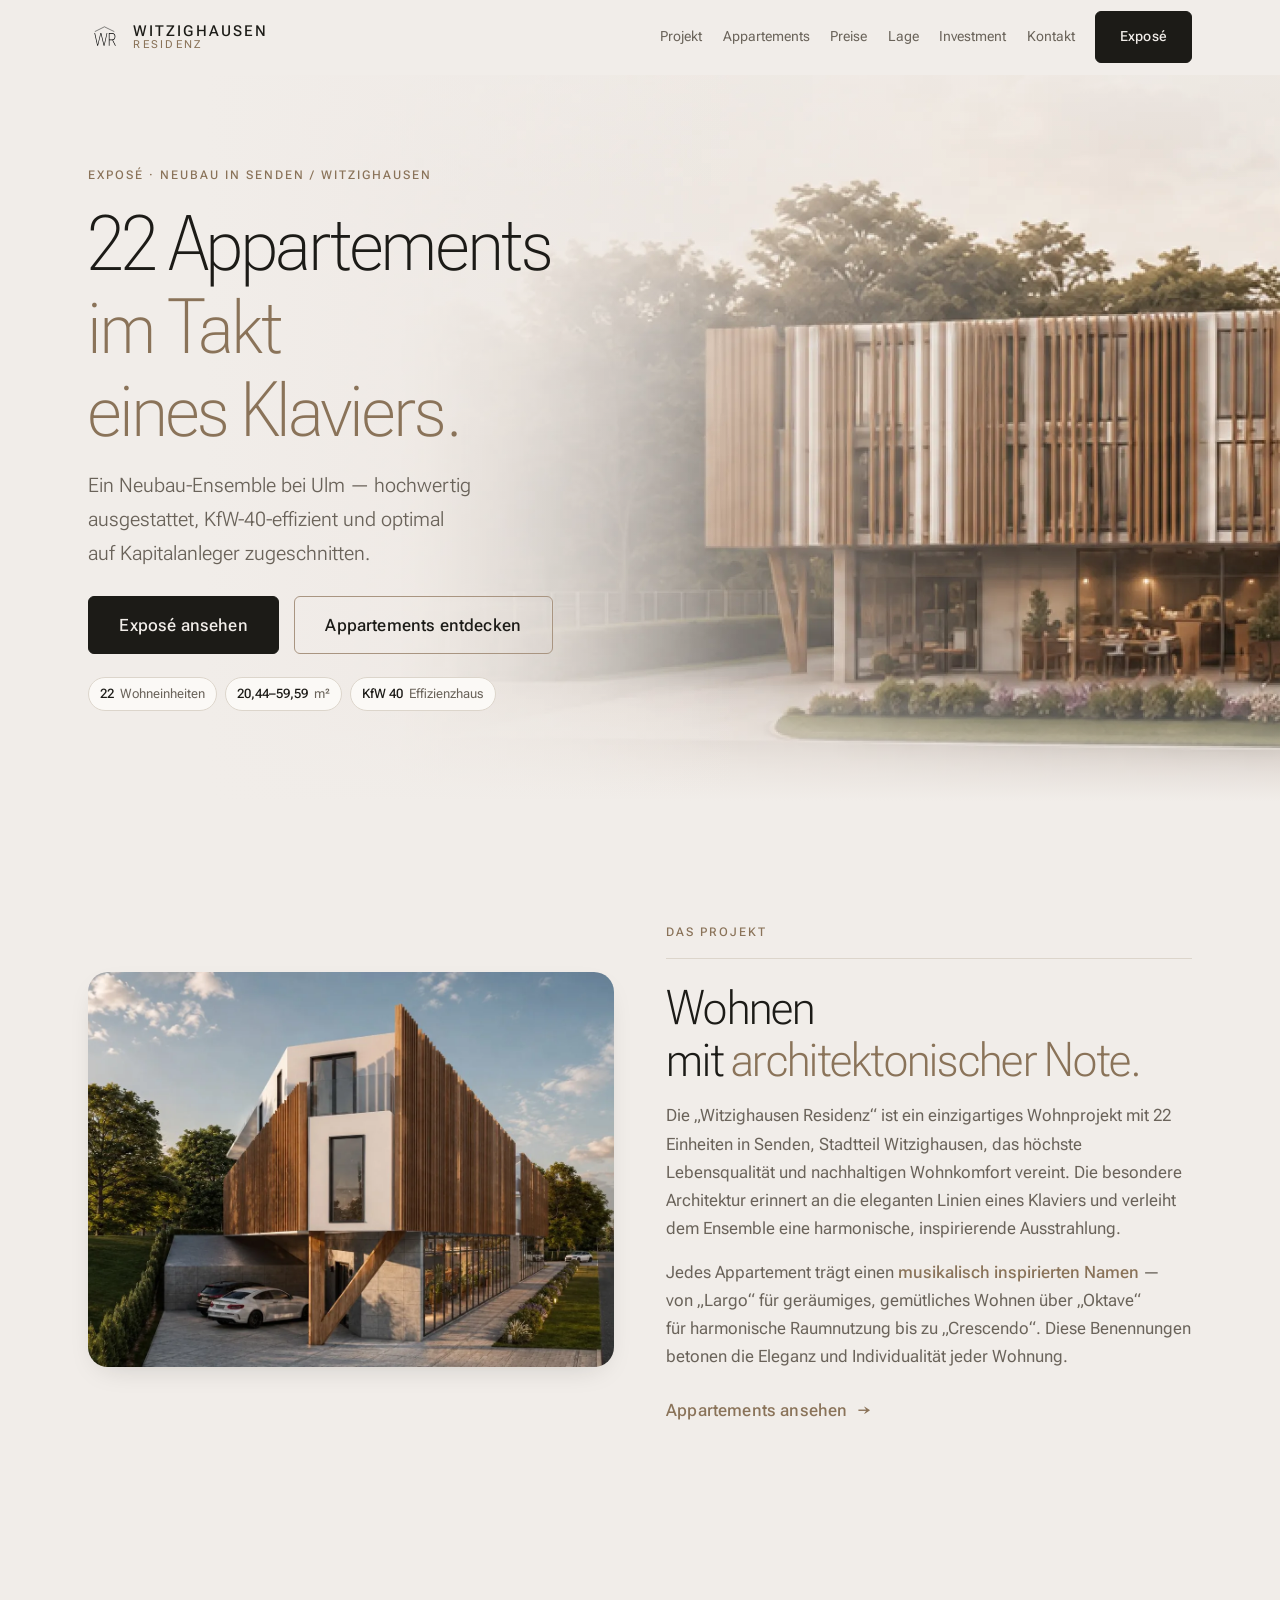
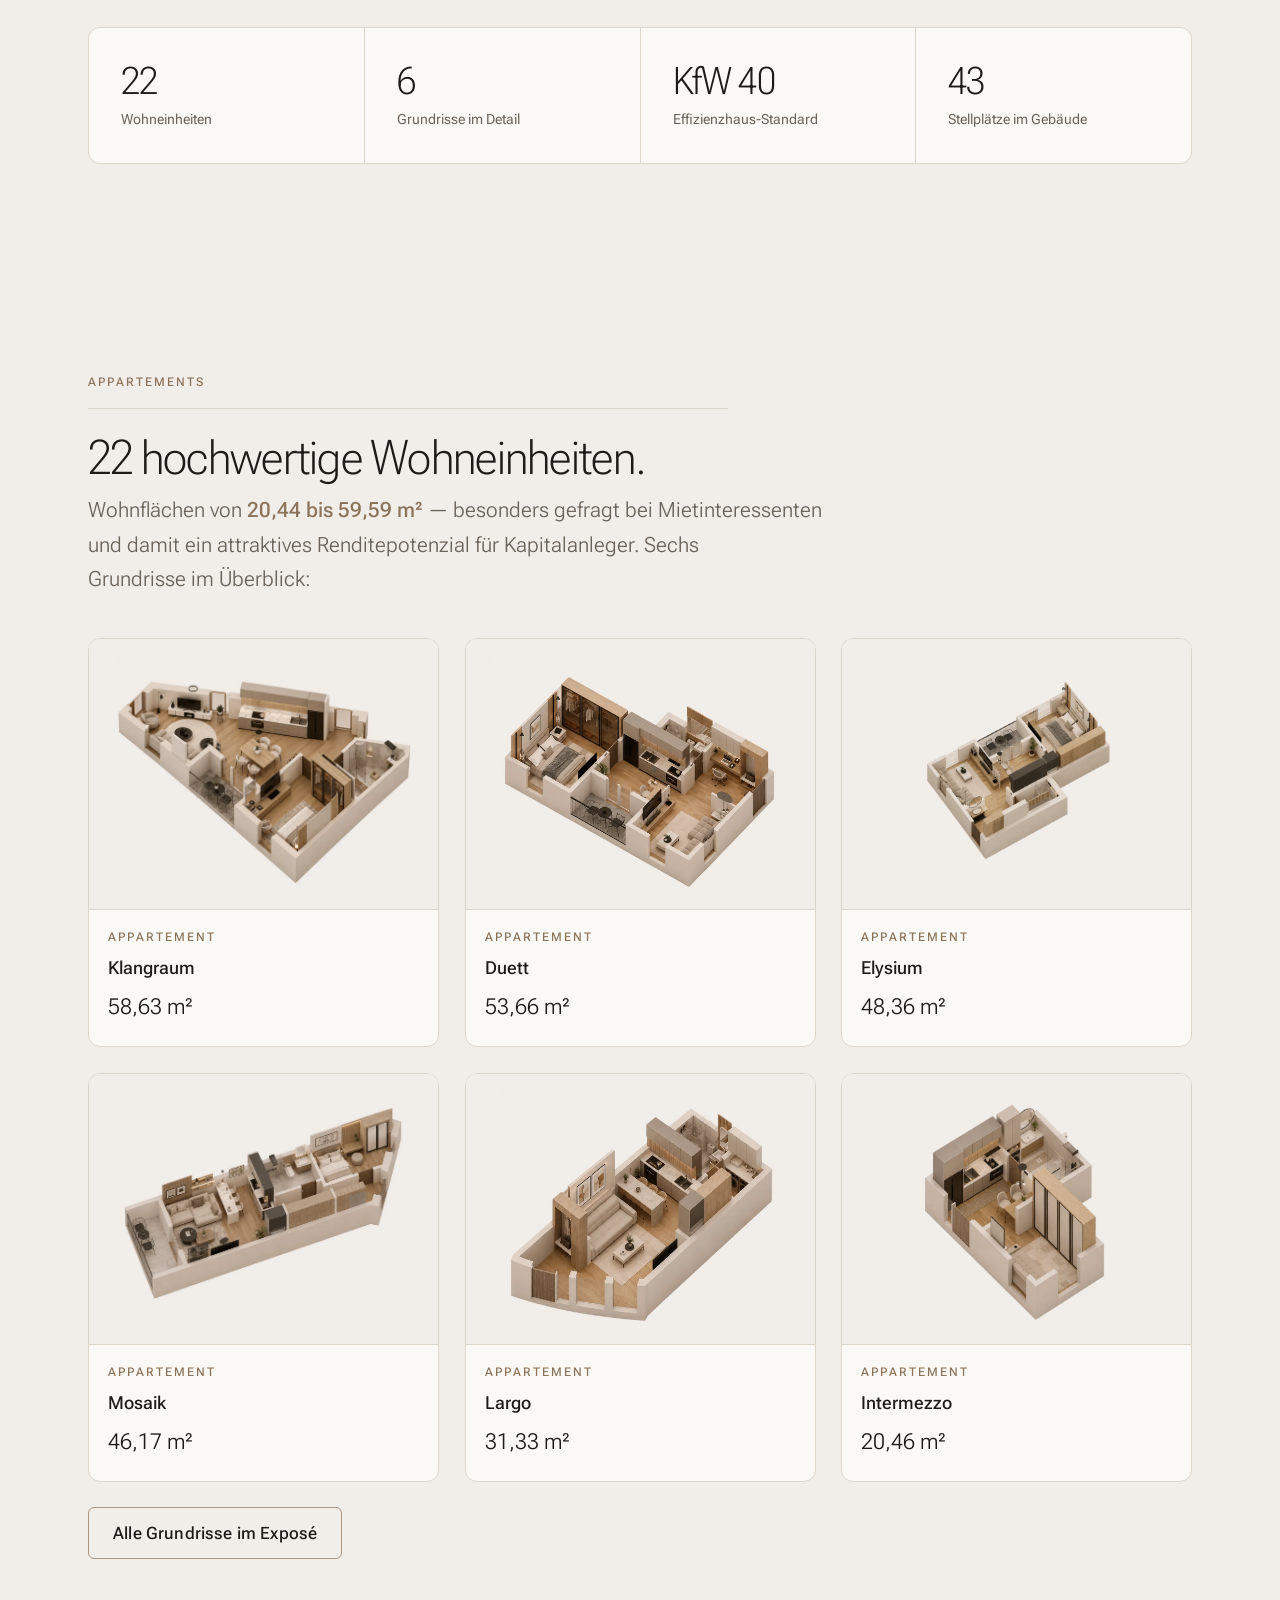
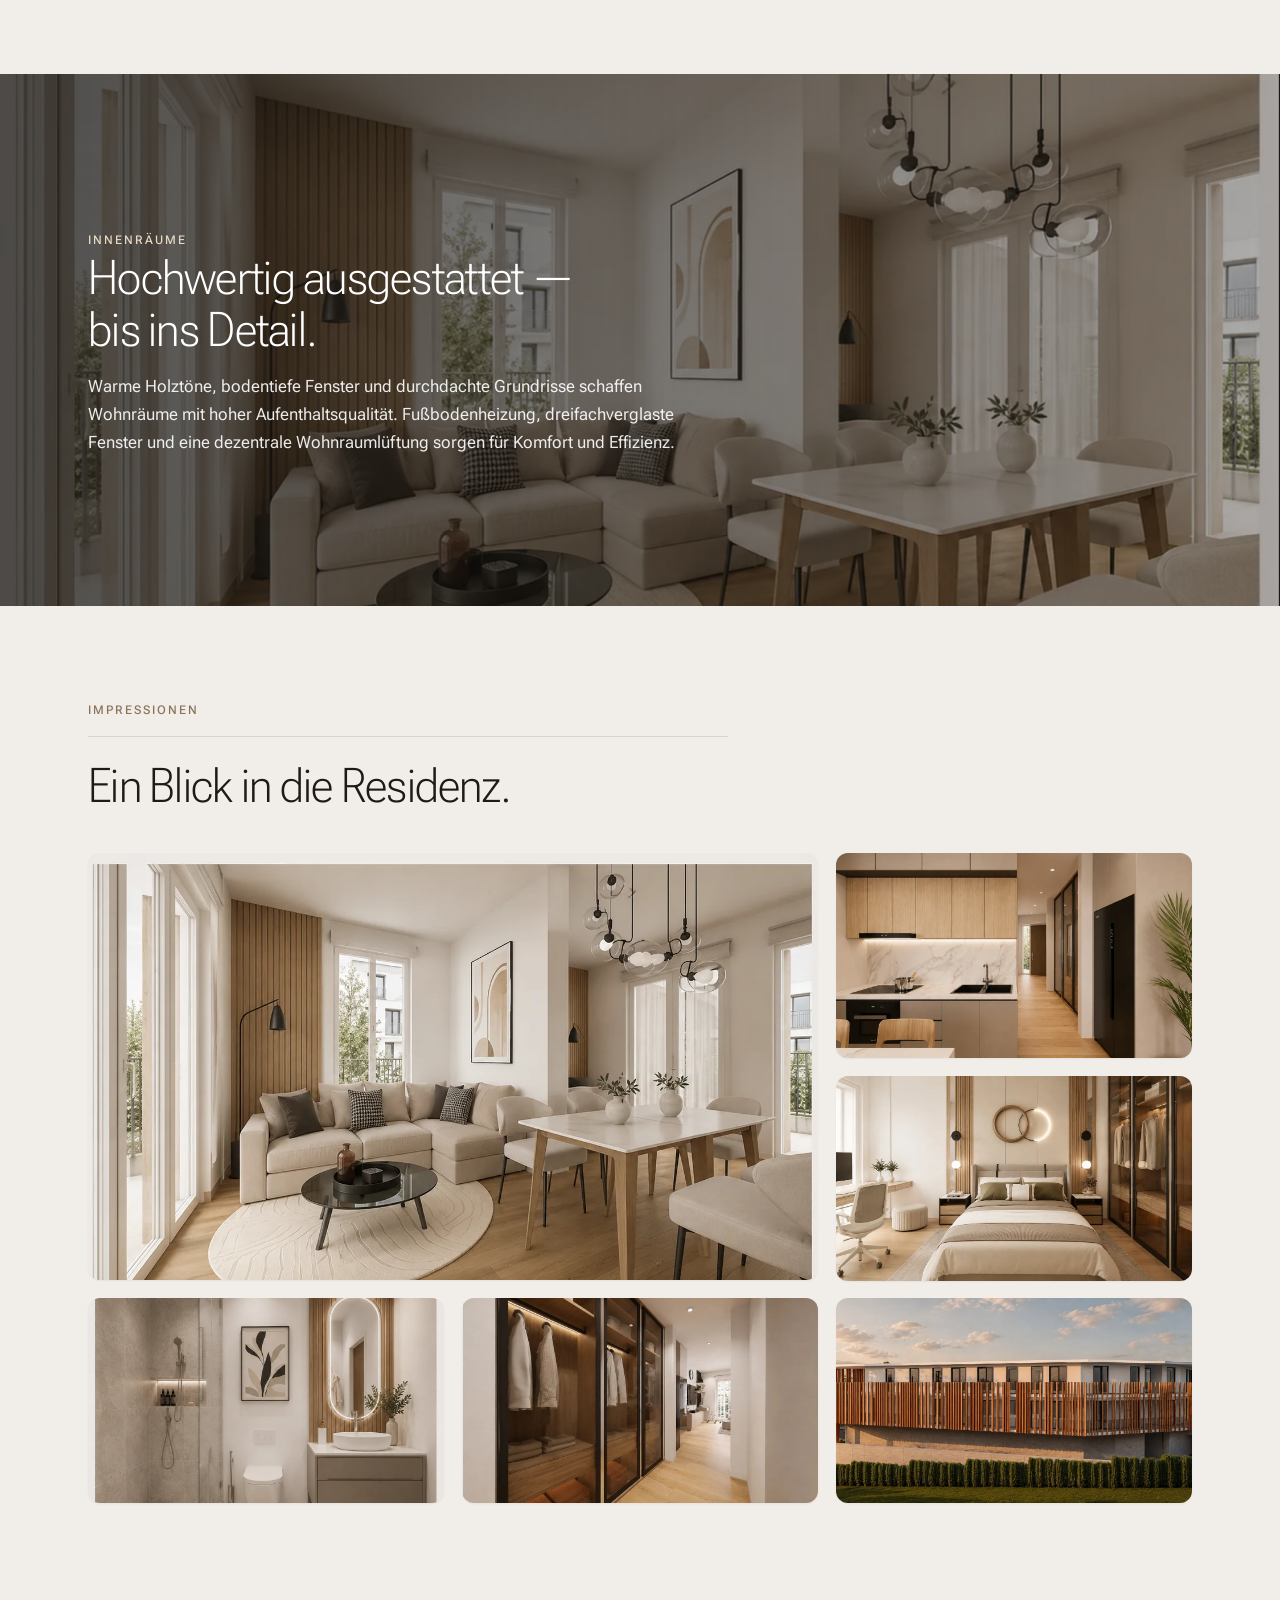
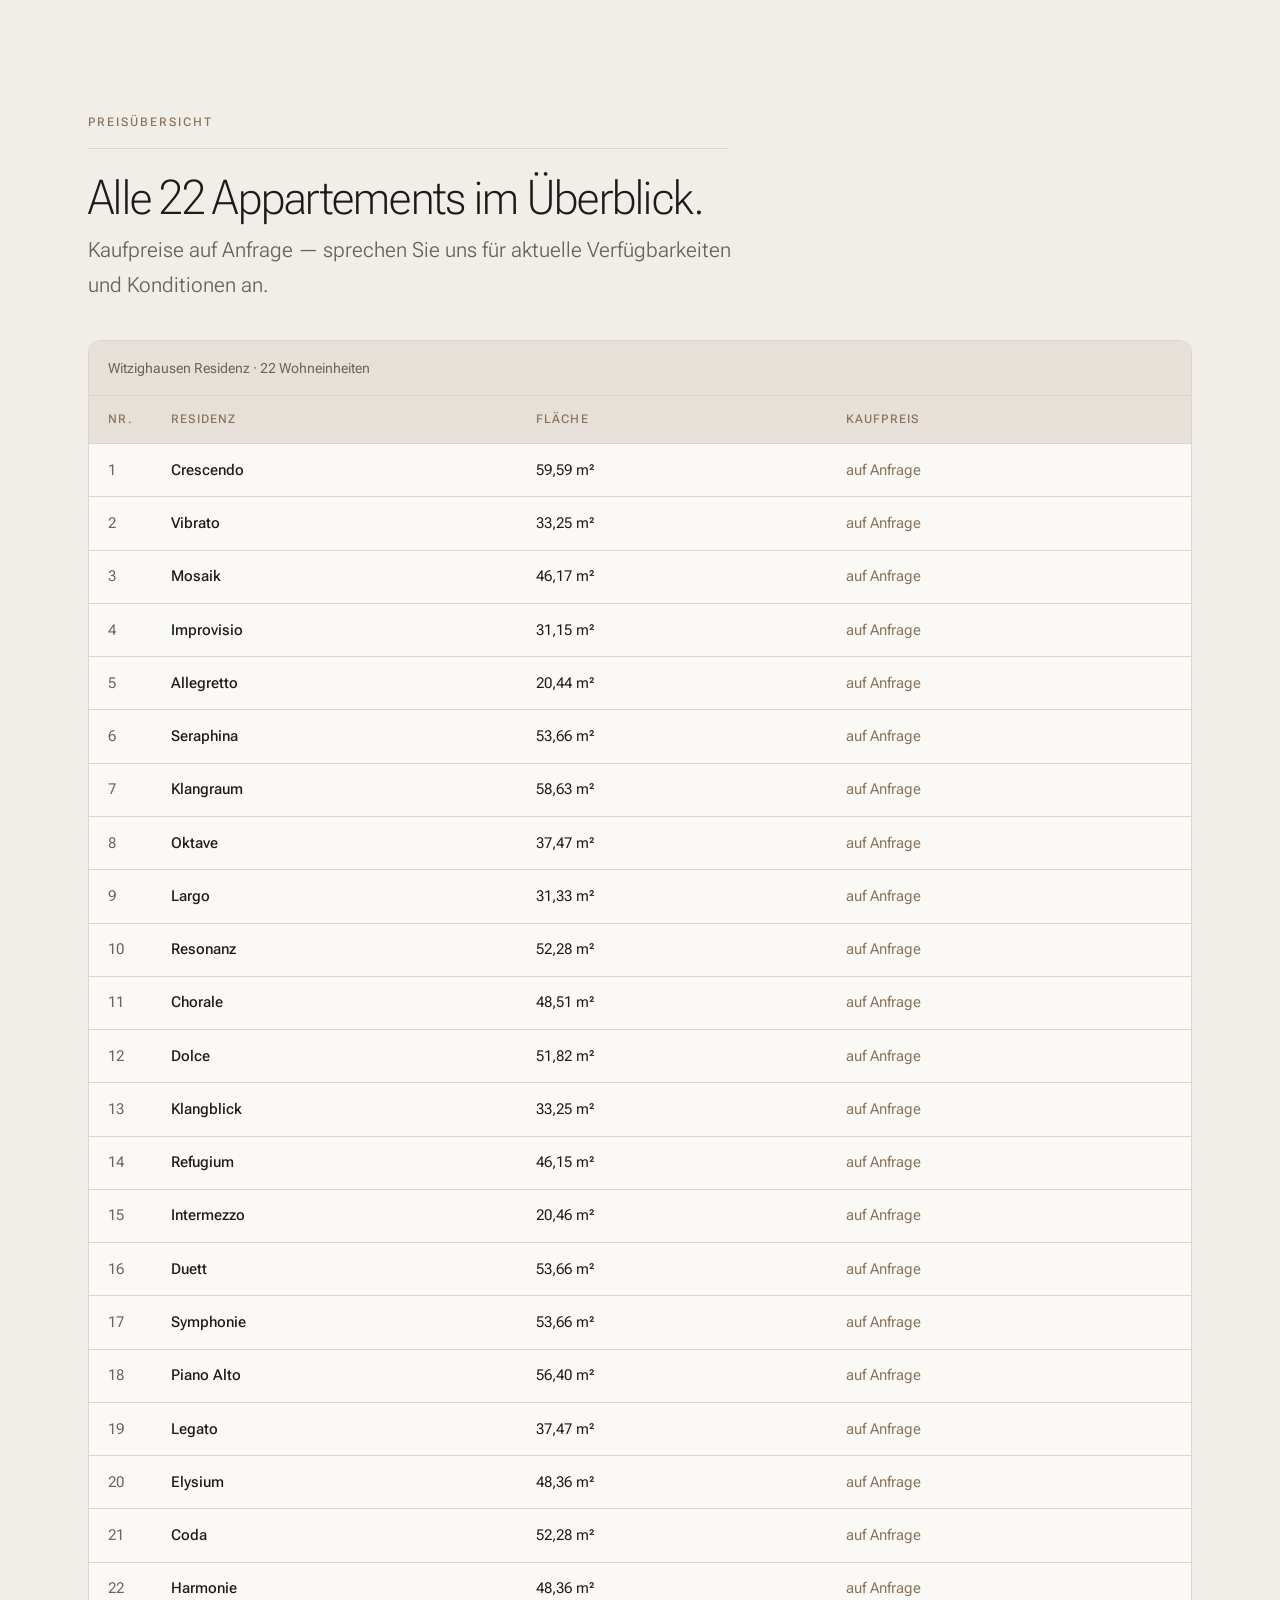
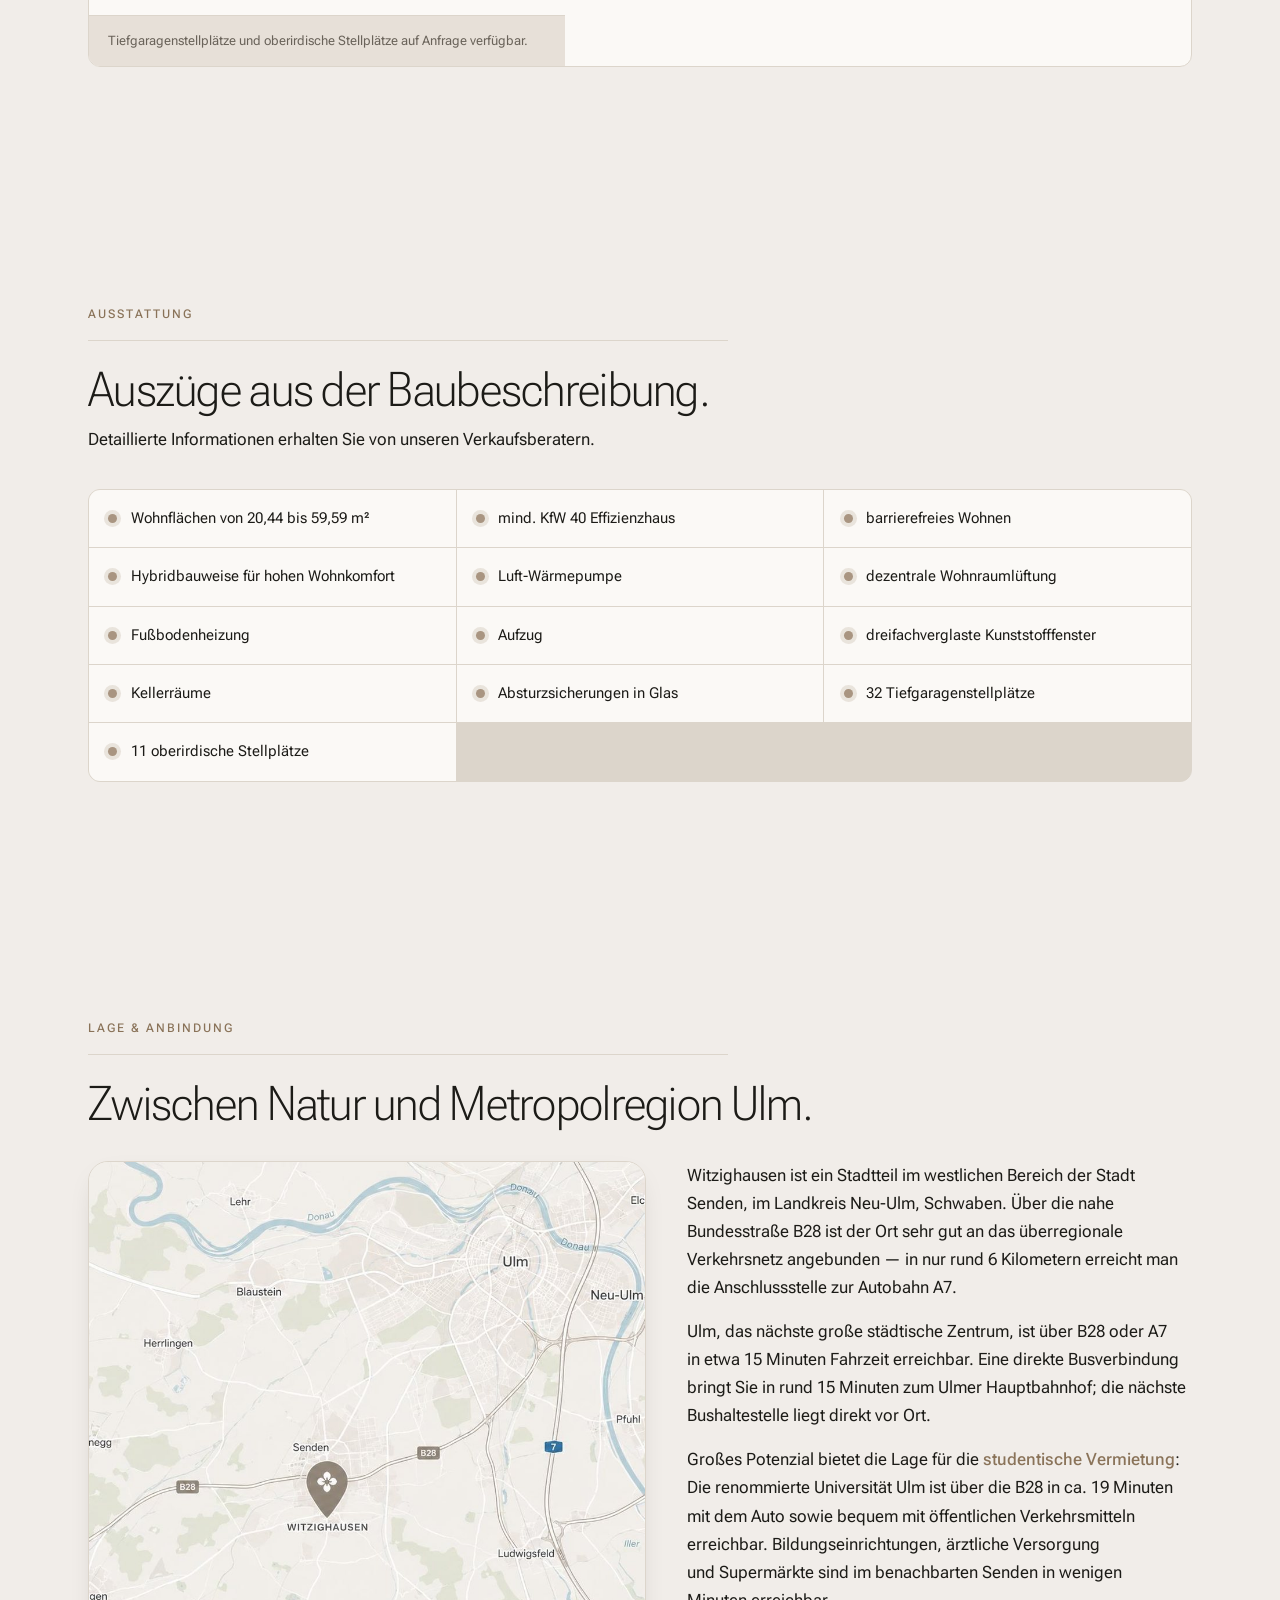
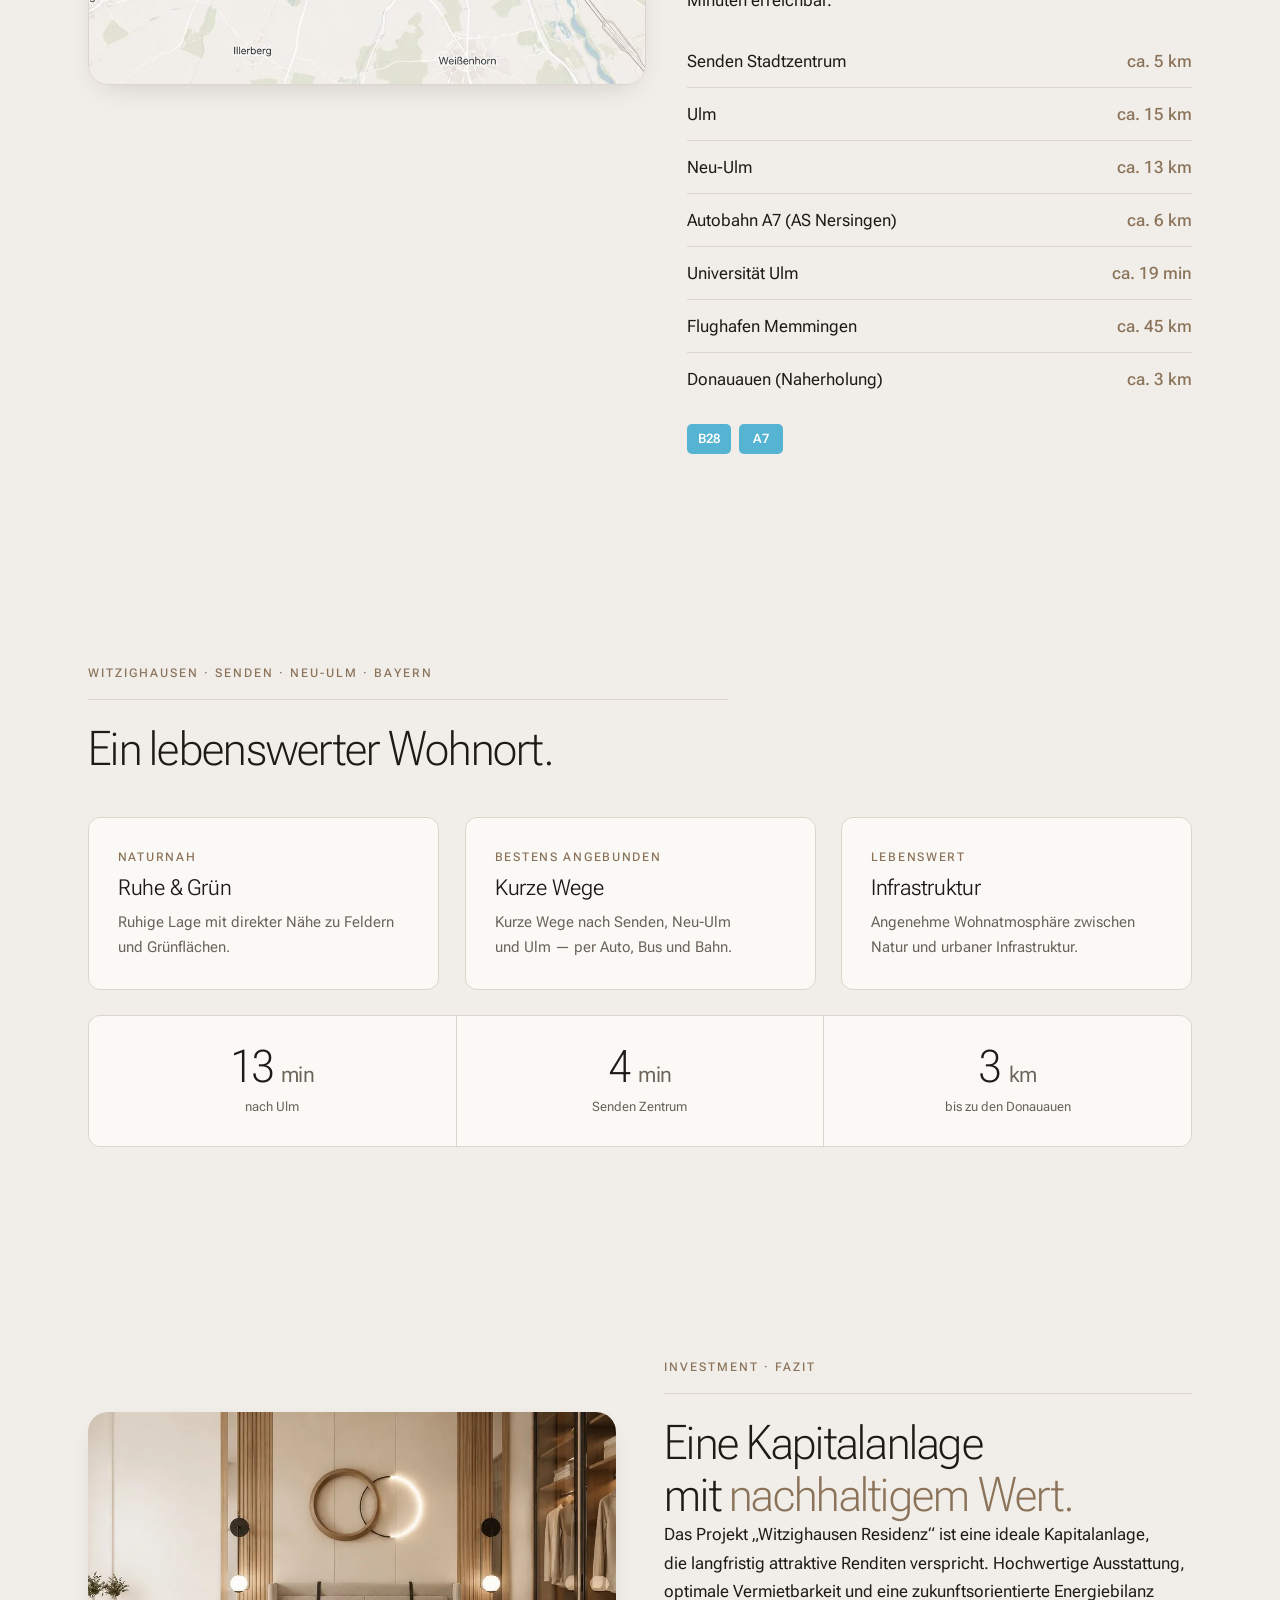
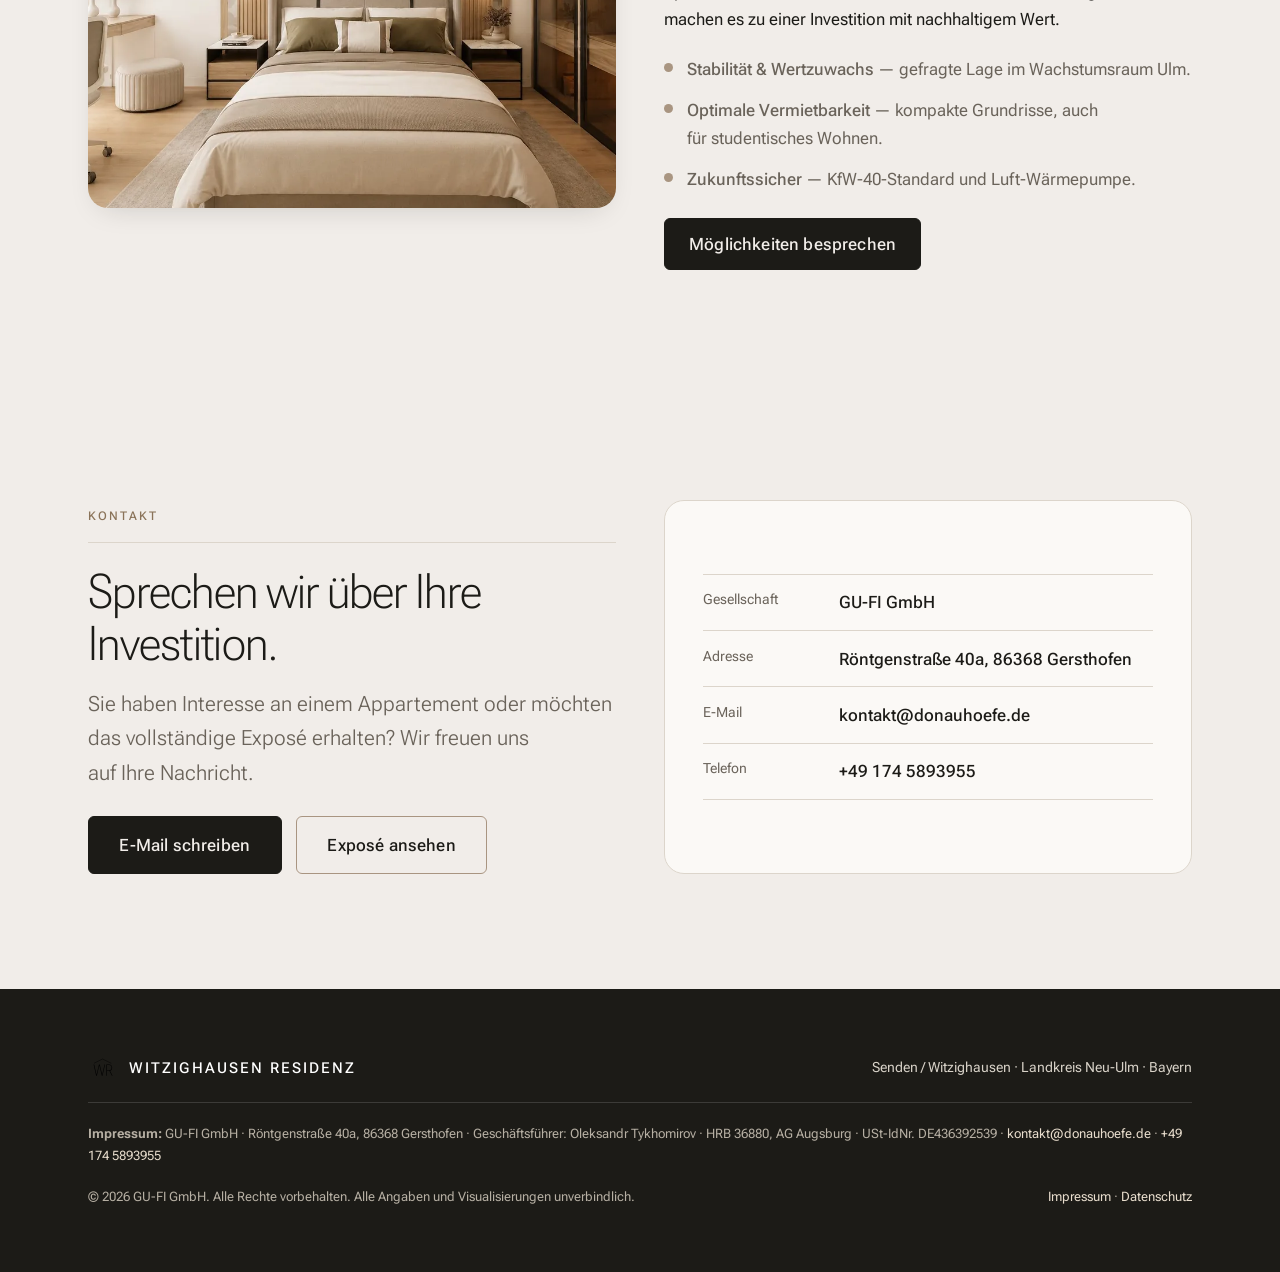
<file: index.html>
<!DOCTYPE html>
<html lang="de">
<head>
  <meta charset="UTF-8" />
  <meta name="viewport" content="width=device-width, initial-scale=1.0" />
  <title>Witzighausen Residenz — 22 Appartements als Kapitalanlage in Senden bei Ulm</title>
  <meta name="description" content="Witzighausen Residenz: Neubau-Ensemble mit 22 hochwertigen Appartements (20,44–59,59 m²) in Senden/Witzighausen bei Ulm. KfW-40-Effizienzhaus, barrierefrei, Stellplätze im Gebäude — ideal für Kapitalanleger." />
  <meta name="theme-color" content="#1C1B17" />
  <meta name="referrer" content="strict-origin-when-cross-origin" />
  <link rel="canonical" href="https://witzighausen-residenz.de/" />

  <meta property="og:title" content="Witzighausen Residenz — Appartements als Kapitalanlage" />
  <meta property="og:description" content="22 stilvolle Appartements im Neubau bei Ulm — KfW-40, barrierefrei, optimal für Kapitalanleger." />
  <meta property="og:type" content="website" />
  <meta property="og:locale" content="de_DE" />
  <meta property="og:site_name" content="Witzighausen Residenz" />
  <meta property="og:url" content="https://witzighausen-residenz.de/" />
  <meta property="og:image" content="https://witzighausen-residenz.de/assets/img/hero.jpg" />
  <meta name="twitter:card" content="summary_large_image" />

  <link rel="icon" href="assets/img/logo-wr.svg" type="image/svg+xml" />
  <link rel="preconnect" href="https://fonts.googleapis.com" />
  <link rel="preconnect" href="https://fonts.gstatic.com" crossorigin />
  <link href="https://fonts.googleapis.com/css2?family=Roboto+Flex:opsz,wght@8..144,300;8..144,400;8..144,500;8..144,600&display=swap" rel="stylesheet" />
  <link rel="stylesheet" href="assets/css/styles.css?v=8" />
</head>
<body>

  <!-- ============ HEADER ============ -->
  <header class="header" id="header">
    <div class="container">
      <a href="#top" class="brand" aria-label="Witzighausen Residenz — Startseite">
        <span class="brand__mark"><img src="assets/img/logo-wr.svg" alt="" width="34" height="34" /></span>
        <span class="brand__txt">
          <span class="brand__name">Witzighausen</span>
          <span class="brand__sub">Residenz</span>
        </span>
      </a>
      <nav class="nav" id="nav" aria-label="Hauptnavigation">
        <a href="#projekt">Projekt</a>
        <a href="#appartements">Appartements</a>
        <a href="#preise">Preise</a>
        <a href="#lage">Lage</a>
        <a href="#investment">Investment</a>
        <a href="#kontakt">Kontakt</a>
        <a href="expose.html" class="btn">Exposé</a>
      </nav>
      <button class="nav-toggle" id="navToggle" aria-label="Menü öffnen" aria-expanded="false" aria-controls="nav"><span></span></button>
    </div>
  </header>

  <main id="top">

    <!-- ============ HERO ============ -->
    <section class="hero hero--bleed" id="hero">
      <div class="hero__bg" aria-hidden="true">
        <picture>
          <source media="(max-width:919px)" srcset="assets/img/hero-bg-m.webp" type="image/webp" width="1619" height="1257" />
          <source media="(max-width:919px)" srcset="assets/img/hero-bg-m.jpg" width="1619" height="1257" />
          <source srcset="assets/img/hero-bg.webp" type="image/webp" />
          <img src="assets/img/hero-bg.jpg" alt="" fetchpriority="high" width="2490" height="1257" />
        </picture>
      </div>
      <div class="container">
        <div class="hero__grid">
          <div class="hero__body">
            <p class="hero__kicker eyebrow">Exposé · Neubau in Senden / Witzighausen</p>
            <h1>22 Appartements <span class="thin">im Takt eines Klaviers.</span></h1>
            <p class="hero__sub">Ein Neubau-Ensemble bei Ulm — hochwertig ausgestattet, KfW-40-effizient und optimal auf Kapitalanleger zugeschnitten.</p>
            <div class="btn-row">
              <a href="expose.html" class="btn btn--lg">Exposé ansehen</a>
              <a href="#appartements" class="btn btn--outline btn--lg">Appartements entdecken</a>
            </div>
            <div class="hero__badges">
              <span class="chip"><b>22</b> Wohneinheiten</span>
              <span class="chip"><b>20,44–59,59</b> m²</span>
              <span class="chip"><b>KfW 40</b> Effizienzhaus</span>
            </div>
          </div>
        </div>
      </div>
    </section>

    <!-- ============ PROJEKT / KONZEPT ============ -->
    <section class="section" id="projekt">
      <div class="container">
        <div class="split">
          <div class="split__media reveal zoom">
            <picture>
              <source srcset="assets/img/projekt.webp" type="image/webp" />
              <img src="assets/img/projekt.jpg" alt="Visualisierung der Witzighausen Residenz aus der Seitenperspektive — Holzfassade, Tiefgaragenzufahrt und begrünte Umgebung." loading="lazy" width="1500" height="863" />
            </picture>
          </div>
          <div class="split__body reveal">
            <span class="eyebrow">Das Projekt</span>
            <hr class="rule" />
            <h2>Wohnen mit <span class="hl">architektonischer Note.</span></h2>
            <p>Die „Witzighausen Residenz“ ist ein einzigartiges Wohnprojekt mit 22 Einheiten in Senden, Stadtteil Witzighausen, das höchste Lebensqualität und nachhaltigen Wohnkomfort vereint. Die besondere Architektur erinnert an die eleganten Linien eines Klaviers und verleiht dem Ensemble eine harmonische, inspirierende Ausstrahlung.</p>
            <p>Jedes Appartement trägt einen <span class="mark">musikalisch inspirierten Namen</span> — von „Largo“ für geräumiges, gemütliches Wohnen über „Oktave“ für harmonische Raumnutzung bis zu „Crescendo“. Diese Benennungen betonen die Eleganz und Individualität jeder Wohnung.</p>
            <div class="btn-row"><a href="#appartements" class="btn btn--ghost">Appartements ansehen <span class="arw">→</span></a></div>
          </div>
        </div>
      </div>
    </section>

    <!-- ============ KENNZAHLEN ============ -->
    <section class="section--tight" id="kennzahlen" aria-label="Kennzahlen">
      <div class="container">
        <div class="kpis reveal">
          <div class="kpi"><div class="kpi__num" data-count="22">22</div><div class="kpi__label">Wohneinheiten</div></div>
          <div class="kpi"><div class="kpi__num" data-count="6">6</div><div class="kpi__label">Grundrisse im Detail</div></div>
          <div class="kpi"><div class="kpi__num">KfW 40</div><div class="kpi__label">Effizienzhaus-Standard</div></div>
          <div class="kpi"><div class="kpi__num" data-count="43">43</div><div class="kpi__label">Stellplätze im Gebäude</div></div>
        </div>
      </div>
    </section>

    <!-- ============ APPARTEMENTS ============ -->
    <section class="section" id="appartements">
      <div class="container">
        <div class="section-head reveal">
          <span class="eyebrow">Appartements</span>
          <hr class="rule" />
          <h2>22 hochwertige Wohneinheiten.</h2>
          <p class="lead">Wohnflächen von <span class="mark">20,44 bis 59,59 m²</span> — besonders gefragt bei Mietinteressenten und damit ein attraktives Renditepotenzial für Kapitalanleger. Sechs Grundrisse im Überblick:</p>
        </div>
        <div class="appart-grid">
          <article class="appart-card reveal">
            <div class="appart-card__media"><picture><source srcset="assets/img/grundriss-klangraum.webp" type="image/webp" /><img src="assets/img/grundriss-klangraum.jpg" alt="3D-Grundriss des Appartements Klangraum, 58,63 m²." loading="lazy" /></picture></div>
            <div class="appart-card__body"><span class="eyebrow">Appartement</span><div class="appart-card__name">Klangraum</div><div class="appart-card__area">58,63 m²</div></div>
          </article>
          <article class="appart-card reveal d1">
            <div class="appart-card__media"><picture><source srcset="assets/img/grundriss-duett.webp" type="image/webp" /><img src="assets/img/grundriss-duett.jpg" alt="3D-Grundriss des Appartements Duett, 53,66 m²." loading="lazy" /></picture></div>
            <div class="appart-card__body"><span class="eyebrow">Appartement</span><div class="appart-card__name">Duett</div><div class="appart-card__area">53,66 m²</div></div>
          </article>
          <article class="appart-card reveal d2">
            <div class="appart-card__media"><picture><source srcset="assets/img/grundriss-elysium.webp" type="image/webp" /><img src="assets/img/grundriss-elysium.jpg" alt="3D-Grundriss des Appartements Elysium, 48,36 m²." loading="lazy" /></picture></div>
            <div class="appart-card__body"><span class="eyebrow">Appartement</span><div class="appart-card__name">Elysium</div><div class="appart-card__area">48,36 m²</div></div>
          </article>
          <article class="appart-card reveal">
            <div class="appart-card__media"><picture><source srcset="assets/img/grundriss-mosaik.webp" type="image/webp" /><img src="assets/img/grundriss-mosaik.jpg" alt="3D-Grundriss des Appartements Mosaik, 46,17 m²." loading="lazy" /></picture></div>
            <div class="appart-card__body"><span class="eyebrow">Appartement</span><div class="appart-card__name">Mosaik</div><div class="appart-card__area">46,17 m²</div></div>
          </article>
          <article class="appart-card reveal d1">
            <div class="appart-card__media"><picture><source srcset="assets/img/grundriss-largo.webp" type="image/webp" /><img src="assets/img/grundriss-largo.jpg" alt="3D-Grundriss des Appartements Largo, 31,33 m²." loading="lazy" /></picture></div>
            <div class="appart-card__body"><span class="eyebrow">Appartement</span><div class="appart-card__name">Largo</div><div class="appart-card__area">31,33 m²</div></div>
          </article>
          <article class="appart-card reveal d2">
            <div class="appart-card__media"><picture><source srcset="assets/img/grundriss-intermezzo.webp" type="image/webp" /><img src="assets/img/grundriss-intermezzo.jpg" alt="3D-Grundriss des Appartements Intermezzo, 20,46 m²." loading="lazy" /></picture></div>
            <div class="appart-card__body"><span class="eyebrow">Appartement</span><div class="appart-card__name">Intermezzo</div><div class="appart-card__area">20,46 m²</div></div>
          </article>
        </div>
        <div class="btn-row reveal"><a href="expose.html#grundrisse" class="btn btn--outline">Alle Grundrisse im Exposé</a></div>
      </div>
    </section>

    <!-- ============ INTERIEUR-GALERIE (Band) ============ -->
    <section class="band" id="interieur" aria-label="Innenräume">
      <div class="band__media">
        <picture><source srcset="assets/img/int-wohnen.webp" type="image/webp" /><img src="assets/img/int-wohnen.jpg" alt="Visualisierung eines hellen Wohn-Ess-Bereichs mit Holzakzenten in der Witzighausen Residenz." loading="lazy" /></picture>
      </div>
      <div class="container">
        <div class="band__inner reveal">
          <span class="eyebrow">Innenräume</span>
          <h2>Hochwertig ausgestattet — bis ins Detail.</h2>
          <p>Warme Holztöne, bodentiefe Fenster und durchdachte Grundrisse schaffen Wohnräume mit hoher Aufenthaltsqualität. Fußbodenheizung, dreifachverglaste Fenster und eine dezentrale Wohnraumlüftung sorgen für Komfort und Effizienz.</p>
        </div>
      </div>
    </section>

    <!-- ============ GALERIE ============ -->
    <section class="section--tight" id="galerie" aria-label="Impressionen">
      <div class="container">
        <div class="section-head reveal">
          <span class="eyebrow">Impressionen</span>
          <hr class="rule" />
          <h2>Ein Blick in die Residenz.</h2>
        </div>
        <div class="gallery">
          <figure class="gtile gtile--a reveal"><picture><source srcset="assets/img/int-wohnen.webp" type="image/webp" /><img src="assets/img/int-wohnen.jpg" alt="Heller Wohn-Ess-Bereich mit Holzakzenten." loading="lazy" /></picture><figcaption class="gtile__cap">Wohnen &amp; Essen</figcaption></figure>
          <figure class="gtile gtile--b reveal d1"><picture><source srcset="assets/img/int-kueche.webp" type="image/webp" /><img src="assets/img/int-kueche.jpg" alt="Moderne Küchenzeile mit Holzfronten." loading="lazy" /></picture><figcaption class="gtile__cap">Küche</figcaption></figure>
          <figure class="gtile gtile--c reveal d2"><picture><source srcset="assets/img/int-schlafen.webp" type="image/webp" /><img src="assets/img/int-schlafen.jpg" alt="Schlafzimmer mit Ankleide." loading="lazy" /></picture><figcaption class="gtile__cap">Schlafen</figcaption></figure>
          <figure class="gtile gtile--d reveal d1"><picture><source srcset="assets/img/int-bad.webp" type="image/webp" /><img src="assets/img/int-bad.jpg" alt="Badezimmer mit bodengleicher Dusche." loading="lazy" /></picture><figcaption class="gtile__cap">Bad</figcaption></figure>
          <figure class="gtile gtile--e reveal d2"><picture><source srcset="assets/img/int-ankleide.webp" type="image/webp" /><img src="assets/img/int-ankleide.jpg" alt="Begehbare Ankleide mit Holzeinbauten." loading="lazy" /></picture><figcaption class="gtile__cap">Ankleide</figcaption></figure>
          <figure class="gtile gtile--f reveal d3"><picture><source srcset="assets/img/pano.webp" type="image/webp" /><img src="assets/img/pano.jpg" alt="Außenansicht der Witzighausen Residenz." loading="lazy" /></picture><figcaption class="gtile__cap">Außenansicht</figcaption></figure>
        </div>
      </div>
    </section>

    <!-- ============ PREISÜBERSICHT ============ -->
    <section class="section" id="preise">
      <div class="container">
        <div class="section-head reveal">
          <span class="eyebrow">Preisübersicht</span>
          <hr class="rule" />
          <h2>Alle 22 Appartements im Überblick.</h2>
          <p class="lead">Kaufpreise auf Anfrage — sprechen Sie uns für aktuelle Verfügbarkeiten und Konditionen an.</p>
        </div>
        <div class="price-wrap reveal">
          <table class="price-table">
            <caption>Witzighausen Residenz · 22 Wohneinheiten</caption>
            <thead>
              <tr><th>Nr.</th><th>Residenz</th><th>Fläche</th><th>Kaufpreis</th></tr>
            </thead>
            <tbody>
              <tr><td class="c-nr" data-label="Nr.">1</td><td class="c-name" data-label="Residenz">Crescendo</td><td class="c-area" data-label="Fläche">59,59 m²</td><td class="c-price" data-label="Kaufpreis">auf Anfrage</td></tr>
              <tr><td class="c-nr" data-label="Nr.">2</td><td class="c-name" data-label="Residenz">Vibrato</td><td class="c-area" data-label="Fläche">33,25 m²</td><td class="c-price" data-label="Kaufpreis">auf Anfrage</td></tr>
              <tr><td class="c-nr" data-label="Nr.">3</td><td class="c-name" data-label="Residenz">Mosaik</td><td class="c-area" data-label="Fläche">46,17 m²</td><td class="c-price" data-label="Kaufpreis">auf Anfrage</td></tr>
              <tr><td class="c-nr" data-label="Nr.">4</td><td class="c-name" data-label="Residenz">Improvisio</td><td class="c-area" data-label="Fläche">31,15 m²</td><td class="c-price" data-label="Kaufpreis">auf Anfrage</td></tr>
              <tr><td class="c-nr" data-label="Nr.">5</td><td class="c-name" data-label="Residenz">Allegretto</td><td class="c-area" data-label="Fläche">20,44 m²</td><td class="c-price" data-label="Kaufpreis">auf Anfrage</td></tr>
              <tr><td class="c-nr" data-label="Nr.">6</td><td class="c-name" data-label="Residenz">Seraphina</td><td class="c-area" data-label="Fläche">53,66 m²</td><td class="c-price" data-label="Kaufpreis">auf Anfrage</td></tr>
              <tr><td class="c-nr" data-label="Nr.">7</td><td class="c-name" data-label="Residenz">Klangraum</td><td class="c-area" data-label="Fläche">58,63 m²</td><td class="c-price" data-label="Kaufpreis">auf Anfrage</td></tr>
              <tr><td class="c-nr" data-label="Nr.">8</td><td class="c-name" data-label="Residenz">Oktave</td><td class="c-area" data-label="Fläche">37,47 m²</td><td class="c-price" data-label="Kaufpreis">auf Anfrage</td></tr>
              <tr><td class="c-nr" data-label="Nr.">9</td><td class="c-name" data-label="Residenz">Largo</td><td class="c-area" data-label="Fläche">31,33 m²</td><td class="c-price" data-label="Kaufpreis">auf Anfrage</td></tr>
              <tr><td class="c-nr" data-label="Nr.">10</td><td class="c-name" data-label="Residenz">Resonanz</td><td class="c-area" data-label="Fläche">52,28 m²</td><td class="c-price" data-label="Kaufpreis">auf Anfrage</td></tr>
              <tr><td class="c-nr" data-label="Nr.">11</td><td class="c-name" data-label="Residenz">Chorale</td><td class="c-area" data-label="Fläche">48,51 m²</td><td class="c-price" data-label="Kaufpreis">auf Anfrage</td></tr>
              <tr><td class="c-nr" data-label="Nr.">12</td><td class="c-name" data-label="Residenz">Dolce</td><td class="c-area" data-label="Fläche">51,82 m²</td><td class="c-price" data-label="Kaufpreis">auf Anfrage</td></tr>
              <tr><td class="c-nr" data-label="Nr.">13</td><td class="c-name" data-label="Residenz">Klangblick</td><td class="c-area" data-label="Fläche">33,25 m²</td><td class="c-price" data-label="Kaufpreis">auf Anfrage</td></tr>
              <tr><td class="c-nr" data-label="Nr.">14</td><td class="c-name" data-label="Residenz">Refugium</td><td class="c-area" data-label="Fläche">46,15 m²</td><td class="c-price" data-label="Kaufpreis">auf Anfrage</td></tr>
              <tr><td class="c-nr" data-label="Nr.">15</td><td class="c-name" data-label="Residenz">Intermezzo</td><td class="c-area" data-label="Fläche">20,46 m²</td><td class="c-price" data-label="Kaufpreis">auf Anfrage</td></tr>
              <tr><td class="c-nr" data-label="Nr.">16</td><td class="c-name" data-label="Residenz">Duett</td><td class="c-area" data-label="Fläche">53,66 m²</td><td class="c-price" data-label="Kaufpreis">auf Anfrage</td></tr>
              <tr><td class="c-nr" data-label="Nr.">17</td><td class="c-name" data-label="Residenz">Symphonie</td><td class="c-area" data-label="Fläche">53,66 m²</td><td class="c-price" data-label="Kaufpreis">auf Anfrage</td></tr>
              <tr><td class="c-nr" data-label="Nr.">18</td><td class="c-name" data-label="Residenz">Piano Alto</td><td class="c-area" data-label="Fläche">56,40 m²</td><td class="c-price" data-label="Kaufpreis">auf Anfrage</td></tr>
              <tr><td class="c-nr" data-label="Nr.">19</td><td class="c-name" data-label="Residenz">Legato</td><td class="c-area" data-label="Fläche">37,47 m²</td><td class="c-price" data-label="Kaufpreis">auf Anfrage</td></tr>
              <tr><td class="c-nr" data-label="Nr.">20</td><td class="c-name" data-label="Residenz">Elysium</td><td class="c-area" data-label="Fläche">48,36 m²</td><td class="c-price" data-label="Kaufpreis">auf Anfrage</td></tr>
              <tr><td class="c-nr" data-label="Nr.">21</td><td class="c-name" data-label="Residenz">Coda</td><td class="c-area" data-label="Fläche">52,28 m²</td><td class="c-price" data-label="Kaufpreis">auf Anfrage</td></tr>
              <tr><td class="c-nr" data-label="Nr.">22</td><td class="c-name" data-label="Residenz">Harmonie</td><td class="c-area" data-label="Fläche">48,36 m²</td><td class="c-price" data-label="Kaufpreis">auf Anfrage</td></tr>
            </tbody>
          </table>
          <p class="price-note">Tiefgaragenstellplätze und oberirdische Stellplätze auf Anfrage verfügbar.</p>
        </div>
      </div>
    </section>

    <!-- ============ BAUBESCHREIBUNG ============ -->
    <section class="section" id="baubeschreibung">
      <div class="container">
        <div class="section-head reveal">
          <span class="eyebrow">Ausstattung</span>
          <hr class="rule" />
          <h2>Auszüge aus der Baubeschreibung.</h2>
          <p>Detaillierte Informationen erhalten Sie von unseren Verkaufsberatern.</p>
        </div>
        <ul class="spec-list reveal">
          <li><span class="dot"></span>Wohnflächen von 20,44 bis 59,59 m²</li>
          <li><span class="dot"></span>mind. KfW 40 Effizienzhaus</li>
          <li><span class="dot"></span>barrierefreies Wohnen</li>
          <li><span class="dot"></span>Hybridbauweise für hohen Wohnkomfort</li>
          <li><span class="dot"></span>Luft-Wärmepumpe</li>
          <li><span class="dot"></span>dezentrale Wohnraumlüftung</li>
          <li><span class="dot"></span>Fußbodenheizung</li>
          <li><span class="dot"></span>Aufzug</li>
          <li><span class="dot"></span>dreifachverglaste Kunststofffenster</li>
          <li><span class="dot"></span>Kellerräume</li>
          <li><span class="dot"></span>Absturzsicherungen in Glas</li>
          <li><span class="dot"></span>32 Tiefgaragenstellplätze</li>
          <li><span class="dot"></span>11 oberirdische Stellplätze</li>
        </ul>
      </div>
    </section>

    <!-- ============ LAGE ============ -->
    <section class="section" id="lage">
      <div class="container">
        <div class="section-head reveal">
          <span class="eyebrow">Lage &amp; Anbindung</span>
          <hr class="rule" />
          <h2>Zwischen Natur und Metropolregion Ulm.</h2>
        </div>
        <div class="lage__grid" style="margin-top:clamp(1.4rem,3vw,2rem)">
          <div class="lage__sticky">
            <div class="map reveal zoom">
              <img src="assets/img/lage-karte.jpg" alt="Kartenausschnitt mit der Lage von Witzighausen zwischen Senden, Neu-Ulm und Ulm." loading="lazy" width="1600" height="900" />
            </div>
          </div>
          <div class="reveal d1">
            <p>Witzighausen ist ein Stadtteil im westlichen Bereich der Stadt Senden, im Landkreis Neu-Ulm, Schwaben. Über die nahe Bundesstraße B28 ist der Ort sehr gut an das überregionale Verkehrsnetz angebunden — in nur rund 6 Kilometern erreicht man die Anschlussstelle zur Autobahn A7.</p>
            <p style="margin-top:1rem">Ulm, das nächste große städtische Zentrum, ist über B28 oder A7 in etwa 15 Minuten Fahrzeit erreichbar. Eine direkte Busverbindung bringt Sie in rund 15 Minuten zum Ulmer Hauptbahnhof; die nächste Bushaltestelle liegt direkt vor Ort.</p>
            <p style="margin-top:1rem">Großes Potenzial bietet die Lage für die <span class="mark">studentische Vermietung</span>: Die renommierte Universität Ulm ist über die B28 in ca. 19 Minuten mit dem Auto sowie bequem mit öffentlichen Verkehrsmitteln erreichbar. Bildungseinrichtungen, ärztliche Versorgung und Supermärkte sind im benachbarten Senden in wenigen Minuten erreichbar.</p>
            <ul class="dist-list">
              <li><span class="place">Senden Stadtzentrum</span><span class="km">ca. 5 km</span></li>
              <li><span class="place">Ulm</span><span class="km">ca. 15 km</span></li>
              <li><span class="place">Neu-Ulm</span><span class="km">ca. 13 km</span></li>
              <li><span class="place">Autobahn A7 (AS Nersingen)</span><span class="km">ca. 6 km</span></li>
              <li><span class="place">Universität Ulm</span><span class="km">ca. 19 min</span></li>
              <li><span class="place">Flughafen Memmingen</span><span class="km">ca. 45 km</span></li>
              <li><span class="place">Donauauen (Naherholung)</span><span class="km">ca. 3 km</span></li>
            </ul>
            <div class="roads" aria-label="Verkehrsanbindung">
              <span class="road-badge">B28</span>
              <span class="road-badge">A7</span>
            </div>
          </div>
        </div>
      </div>
    </section>

    <!-- ============ WITZIGHAUSEN (Features) ============ -->
    <section class="section--tight" id="witzighausen">
      <div class="container">
        <div class="section-head reveal">
          <span class="eyebrow">Witzighausen · Senden · Neu-Ulm · Bayern</span>
          <hr class="rule" />
          <h2>Ein lebenswerter Wohnort.</h2>
        </div>
        <div class="features">
          <div class="feature reveal"><div class="feature__label">Naturnah</div><h3>Ruhe &amp; Grün</h3><p>Ruhige Lage mit direkter Nähe zu Feldern und Grünflächen.</p></div>
          <div class="feature reveal d1"><div class="feature__label">Bestens angebunden</div><h3>Kurze Wege</h3><p>Kurze Wege nach Senden, Neu-Ulm und Ulm — per Auto, Bus und Bahn.</p></div>
          <div class="feature reveal d2"><div class="feature__label">Lebenswert</div><h3>Infrastruktur</h3><p>Angenehme Wohnatmosphäre zwischen Natur und urbaner Infrastruktur.</p></div>
        </div>
        <div class="stats reveal">
          <div class="stat"><div class="stat__num"><span data-count="15">15</span> <small>min</small></div><div class="stat__label">nach Ulm</div></div>
          <div class="stat"><div class="stat__num"><span data-count="5">5</span> <small>min</small></div><div class="stat__label">Senden Zentrum</div></div>
          <div class="stat"><div class="stat__num"><span data-count="3">3</span> <small>km</small></div><div class="stat__label">bis zu den Donauauen</div></div>
        </div>
      </div>
    </section>

    <!-- ============ INVESTMENT / FAZIT ============ -->
    <section class="section" id="investment">
      <div class="container">
        <div class="invest">
          <div class="invest__media reveal zoom">
            <picture><source srcset="assets/img/int-schlafen.webp" type="image/webp" /><img src="assets/img/int-schlafen.jpg" alt="Visualisierung eines Schlafzimmers mit Ankleide in der Witzighausen Residenz." loading="lazy" width="1200" height="685" /></picture>
          </div>
          <div class="invest__body reveal d1">
            <span class="eyebrow">Investment · Fazit</span>
            <hr class="rule" />
            <h2>Eine Kapitalanlage mit <span class="hl">nachhaltigem Wert.</span></h2>
            <p>Das Projekt „Witzighausen Residenz“ ist eine ideale Kapitalanlage, die langfristig attraktive Renditen verspricht. Hochwertige Ausstattung, optimale Vermietbarkeit und eine zukunftsorientierte Energiebilanz machen es zu einer Investition mit nachhaltigem Wert.</p>
            <div class="pillars">
              <div class="pillar"><span class="dot"></span><span><b>Stabilität &amp; Wertzuwachs</b> — gefragte Lage im Wachstumsraum Ulm.</span></div>
              <div class="pillar"><span class="dot"></span><span><b>Optimale Vermietbarkeit</b> — kompakte Grundrisse, auch für studentisches Wohnen.</span></div>
              <div class="pillar"><span class="dot"></span><span><b>Zukunftssicher</b> — KfW-40-Standard und Luft-Wärmepumpe.</span></div>
            </div>
            <div class="btn-row"><a href="#kontakt" class="btn">Möglichkeiten besprechen</a></div>
          </div>
        </div>
      </div>
    </section>

    <!-- ============ KONTAKT ============ -->
    <section class="section contact" id="kontakt">
      <div class="container contact__grid">
        <div class="contact__left reveal">
          <span class="eyebrow">Kontakt</span>
          <hr class="rule" />
          <h2>Sprechen wir über Ihre Investition.</h2>
          <p class="lead" style="margin-top:1.1rem">Sie haben Interesse an einem Appartement oder möchten das vollständige Exposé erhalten? Wir freuen uns auf Ihre Nachricht.</p>
          <div class="btn-row">
            <a href="mailto:kontakt@donauhoefe.de?subject=Anfrage%20Witzighausen%20Residenz" class="btn btn--lg">E-Mail schreiben</a>
            <a href="expose.html" class="btn btn--outline btn--lg">Exposé ansehen</a>
          </div>
        </div>
        <div class="contact__card reveal d1">
          <ul class="contact__list">
            <li><span class="k">Gesellschaft</span><span class="v">GU-FI GmbH</span></li>
            <li><span class="k">Adresse</span><span class="v">Röntgenstraße 40a, 86368 Gersthofen</span></li>
            <li><span class="k">E-Mail</span><a class="v" href="mailto:kontakt@donauhoefe.de">kontakt@donauhoefe.de</a></li>
            <li><span class="k">Telefon</span><a class="v" href="tel:+491745893955">+49 174 5893955</a></li>
          </ul>
        </div>
      </div>
    </section>
  </main>

  <!-- ============ FOOTER ============ -->
  <footer class="footer">
    <div class="container">
      <div class="footer__top">
        <span class="footer__brand">
          <span class="brand__mark" style="width:30px;height:30px"><img src="assets/img/logo-wr.svg" alt="" width="30" height="30" /></span>
          <span class="brand__name">Witzighausen Residenz</span>
        </span>
        <span>Senden / Witzighausen · Landkreis Neu-Ulm · Bayern</span>
      </div>
      <p class="footer__impressum">
        <b>Impressum:</b> GU-FI GmbH · Röntgenstraße 40a, 86368 Gersthofen ·
        Geschäftsführer: Oleksandr Tykhomirov · HRB 36880, AG Augsburg ·
        USt-IdNr. DE436392539 ·
        <a href="mailto:kontakt@donauhoefe.de">kontakt@donauhoefe.de</a> ·
        <a href="tel:+491745893955">+49 174 5893955</a>
      </p>
      <div class="footer__bottom">
        <span>© <span id="year">2026</span> GU-FI GmbH. Alle Rechte vorbehalten. Alle Angaben und Visualisierungen unverbindlich.</span>
        <span><a href="impressum.html">Impressum</a> · <a href="datenschutz.html">Datenschutz</a></span>
      </div>
    </div>
  </footer>

  <script type="application/ld+json">
  {
    "@context": "https://schema.org",
    "@graph": [
      {
        "@type": "Organization",
        "@id": "https://witzighausen-residenz.de/#gufi",
        "name": "GU-FI GmbH",
        "url": "https://witzighausen-residenz.de/",
        "email": "kontakt@donauhoefe.de",
        "telephone": "+49 174 5893955",
        "vatID": "DE436392539",
        "address": { "@type": "PostalAddress", "streetAddress": "Röntgenstraße 40a", "postalCode": "86368", "addressLocality": "Gersthofen", "addressRegion": "Bayern", "addressCountry": "DE" }
      },
      {
        "@type": "ApartmentComplex",
        "name": "Witzighausen Residenz",
        "url": "https://witzighausen-residenz.de/",
        "description": "Neubau-Ensemble mit 22 Appartements (20,44–59,59 m²) in Senden/Witzighausen bei Ulm. KfW-40-Effizienzhaus, barrierefrei, Stellplätze im Gebäude — ideal für Kapitalanleger.",
        "numberOfAccommodationUnits": 22,
        "image": "https://witzighausen-residenz.de/assets/img/hero.jpg",
        "provider": { "@id": "https://witzighausen-residenz.de/#gufi" },
        "address": { "@type": "PostalAddress", "streetAddress": "Illerberger Straße", "postalCode": "89250", "addressLocality": "Senden", "addressRegion": "Bayern", "addressCountry": "DE" }
      }
    ]
  }
  </script>
  <script src="assets/js/app.js?v=6"></script>
</body>
</html>
</file>
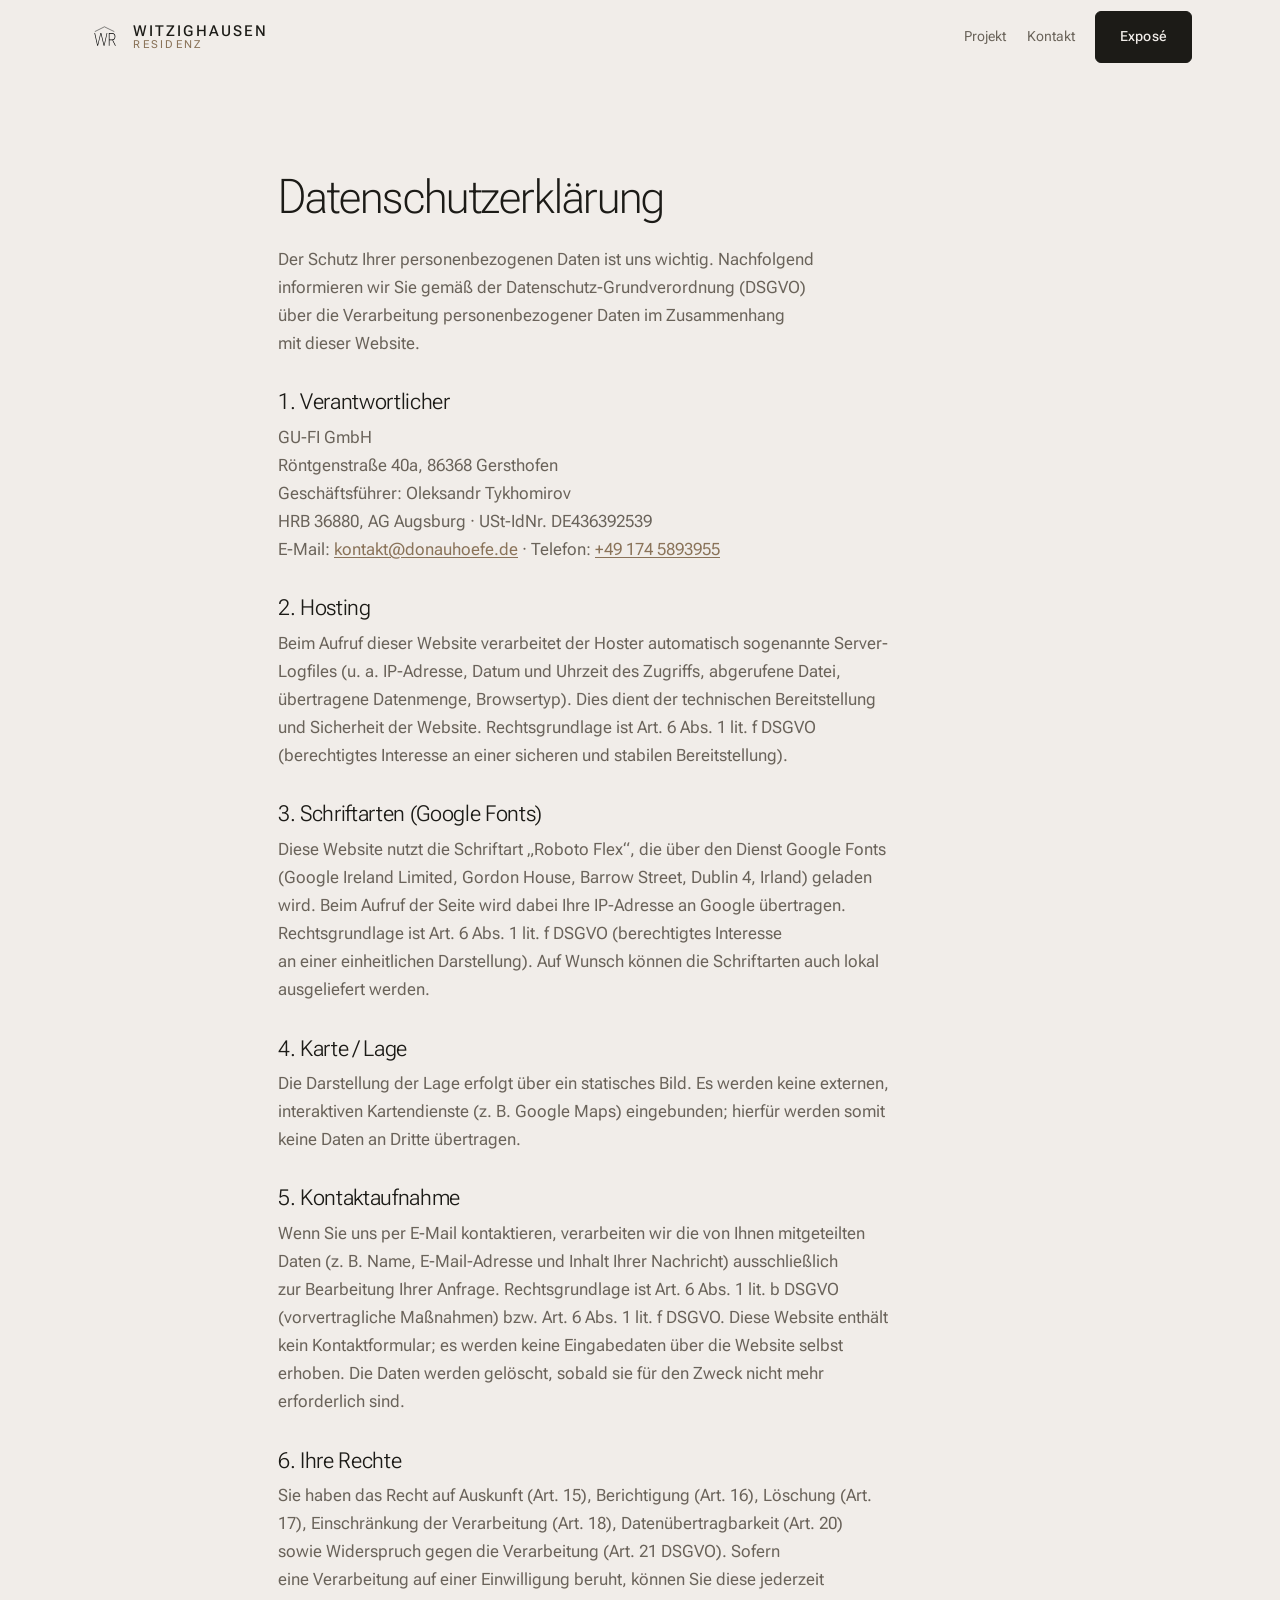
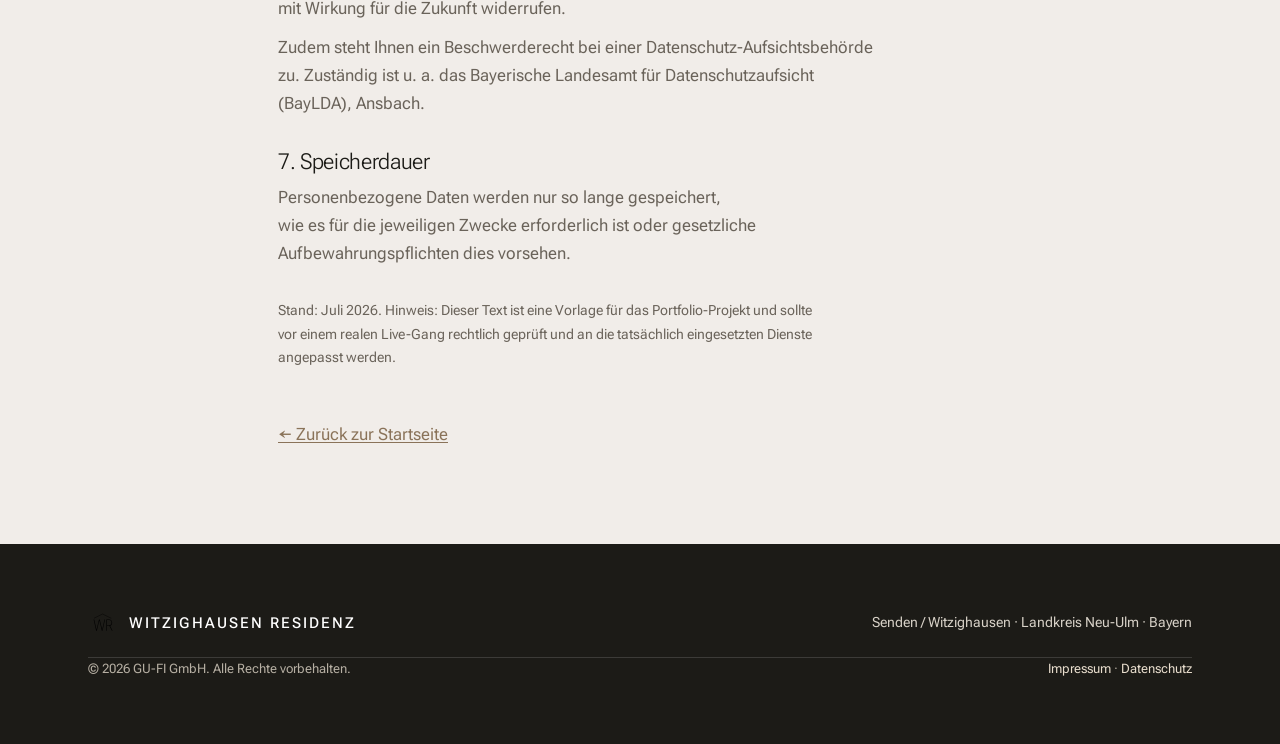
<file: datenschutz.html>
<!DOCTYPE html>
<html lang="de">
<head>
  <meta charset="UTF-8" />
  <meta name="viewport" content="width=device-width, initial-scale=1.0" />
  <title>Datenschutzerklärung — Witzighausen Residenz | GU-FI GmbH</title>
  <meta name="theme-color" content="#1C1B17" />
  <meta name="description" content="Datenschutzerklärung der GU-FI GmbH für die Website witzighausen-residenz.de." />
  <meta name="robots" content="noindex" />
  <link rel="canonical" href="https://witzighausen-residenz.de/datenschutz.html" />
  <link rel="icon" href="assets/img/logo-wr.svg" type="image/svg+xml" />
  <link rel="preconnect" href="https://fonts.googleapis.com" />
  <link rel="preconnect" href="https://fonts.gstatic.com" crossorigin />
  <link href="https://fonts.googleapis.com/css2?family=Roboto+Flex:opsz,wght@8..144,300;8..144,400;8..144,500;8..144,600&display=swap" rel="stylesheet" />
  <link rel="stylesheet" href="assets/css/styles.css?v=8" />
</head>
<body>

  <header class="header is-scrolled" id="header">
    <div class="container">
      <a href="index.html" class="brand" aria-label="Witzighausen Residenz — Startseite">
        <span class="brand__mark"><img src="assets/img/logo-wr.svg" alt="" width="34" height="34" /></span>
        <span class="brand__txt"><span class="brand__name">Witzighausen</span><span class="brand__sub">Residenz</span></span>
      </a>
      <nav class="nav" id="nav" aria-label="Hauptnavigation">
        <a href="index.html#projekt">Projekt</a>
        <a href="index.html#kontakt">Kontakt</a>
        <a href="expose.html" class="btn">Exposé</a>
      </nav>
      <button class="nav-toggle" id="navToggle" aria-label="Menü öffnen" aria-expanded="false" aria-controls="nav"><span></span></button>
    </div>
  </header>

  <main class="legal">
    <div class="container">
      <h1>Datenschutzerklärung</h1>
      <p>Der Schutz Ihrer personenbezogenen Daten ist uns wichtig. Nachfolgend informieren wir Sie gemäß der Datenschutz-Grundverordnung (DSGVO) über die Verarbeitung personenbezogener Daten im Zusammenhang mit dieser Website.</p>

      <h2>1. Verantwortlicher</h2>
      <p>GU-FI GmbH<br />
        Röntgenstraße 40a, 86368 Gersthofen<br />
        Geschäftsführer: Oleksandr Tykhomirov<br />
        HRB 36880, AG Augsburg · USt-IdNr. DE436392539<br />
        E-Mail: <a href="mailto:kontakt@donauhoefe.de">kontakt@donauhoefe.de</a> · Telefon: <a href="tel:+491745893955">+49 174 5893955</a></p>

      <h2>2. Hosting</h2>
      <p>Beim Aufruf dieser Website verarbeitet der Hoster automatisch sogenannte Server-Logfiles (u. a. IP-Adresse, Datum und Uhrzeit des Zugriffs, abgerufene Datei, übertragene Datenmenge, Browsertyp). Dies dient der technischen Bereitstellung und Sicherheit der Website. Rechtsgrundlage ist Art. 6 Abs. 1 lit. f DSGVO (berechtigtes Interesse an einer sicheren und stabilen Bereitstellung).</p>

      <h2>3. Schriftarten (Google Fonts)</h2>
      <p>Diese Website nutzt die Schriftart „Roboto Flex“, die über den Dienst Google Fonts (Google Ireland Limited, Gordon House, Barrow Street, Dublin 4, Irland) geladen wird. Beim Aufruf der Seite wird dabei Ihre IP-Adresse an Google übertragen. Rechtsgrundlage ist Art. 6 Abs. 1 lit. f DSGVO (berechtigtes Interesse an einer einheitlichen Darstellung). Auf Wunsch können die Schriftarten auch lokal ausgeliefert werden.</p>

      <h2>4. Karte / Lage</h2>
      <p>Die Darstellung der Lage erfolgt über ein statisches Bild. Es werden keine externen, interaktiven Kartendienste (z. B. Google Maps) eingebunden; hierfür werden somit keine Daten an Dritte übertragen.</p>

      <h2>5. Kontaktaufnahme</h2>
      <p>Wenn Sie uns per E-Mail kontaktieren, verarbeiten wir die von Ihnen mitgeteilten Daten (z. B. Name, E-Mail-Adresse und Inhalt Ihrer Nachricht) ausschließlich zur Bearbeitung Ihrer Anfrage. Rechtsgrundlage ist Art. 6 Abs. 1 lit. b DSGVO (vorvertragliche Maßnahmen) bzw. Art. 6 Abs. 1 lit. f DSGVO. Diese Website enthält kein Kontaktformular; es werden keine Eingabedaten über die Website selbst erhoben. Die Daten werden gelöscht, sobald sie für den Zweck nicht mehr erforderlich sind.</p>

      <h2>6. Ihre Rechte</h2>
      <p>Sie haben das Recht auf Auskunft (Art. 15), Berichtigung (Art. 16), Löschung (Art. 17), Einschränkung der Verarbeitung (Art. 18), Datenübertragbarkeit (Art. 20) sowie Widerspruch gegen die Verarbeitung (Art. 21 DSGVO). Sofern eine Verarbeitung auf einer Einwilligung beruht, können Sie diese jederzeit mit Wirkung für die Zukunft widerrufen.</p>
      <p>Zudem steht Ihnen ein Beschwerderecht bei einer Datenschutz-Aufsichtsbehörde zu. Zuständig ist u. a. das Bayerische Landesamt für Datenschutzaufsicht (BayLDA), Ansbach.</p>

      <h2>7. Speicherdauer</h2>
      <p>Personenbezogene Daten werden nur so lange gespeichert, wie es für die jeweiligen Zwecke erforderlich ist oder gesetzliche Aufbewahrungspflichten dies vorsehen.</p>

      <p class="muted" style="margin-top:2rem;font-size:.9rem;">Stand: Juli 2026. Hinweis: Dieser Text ist eine Vorlage für das Portfolio-Projekt und sollte vor einem realen Live-Gang rechtlich geprüft und an die tatsächlich eingesetzten Dienste angepasst werden.</p>

      <a class="back-link" href="index.html">&larr; Zurück zur Startseite</a>
    </div>
  </main>

  <footer class="footer">
    <div class="container">
      <div class="footer__top">
        <span class="footer__brand"><span class="brand__mark" style="width:30px;height:30px"><img src="assets/img/logo-wr.svg" alt="" width="30" height="30" /></span><span class="brand__name">Witzighausen Residenz</span></span>
        <span>Senden / Witzighausen · Landkreis Neu-Ulm · Bayern</span>
      </div>
      <div class="footer__bottom">
        <span>© <span id="year">2026</span> GU-FI GmbH. Alle Rechte vorbehalten.</span>
        <span><a href="impressum.html">Impressum</a> · <a href="datenschutz.html">Datenschutz</a></span>
      </div>
    </div>
  </footer>
  <script src="assets/js/app.js?v=6"></script>
</body>
</html>
</file>
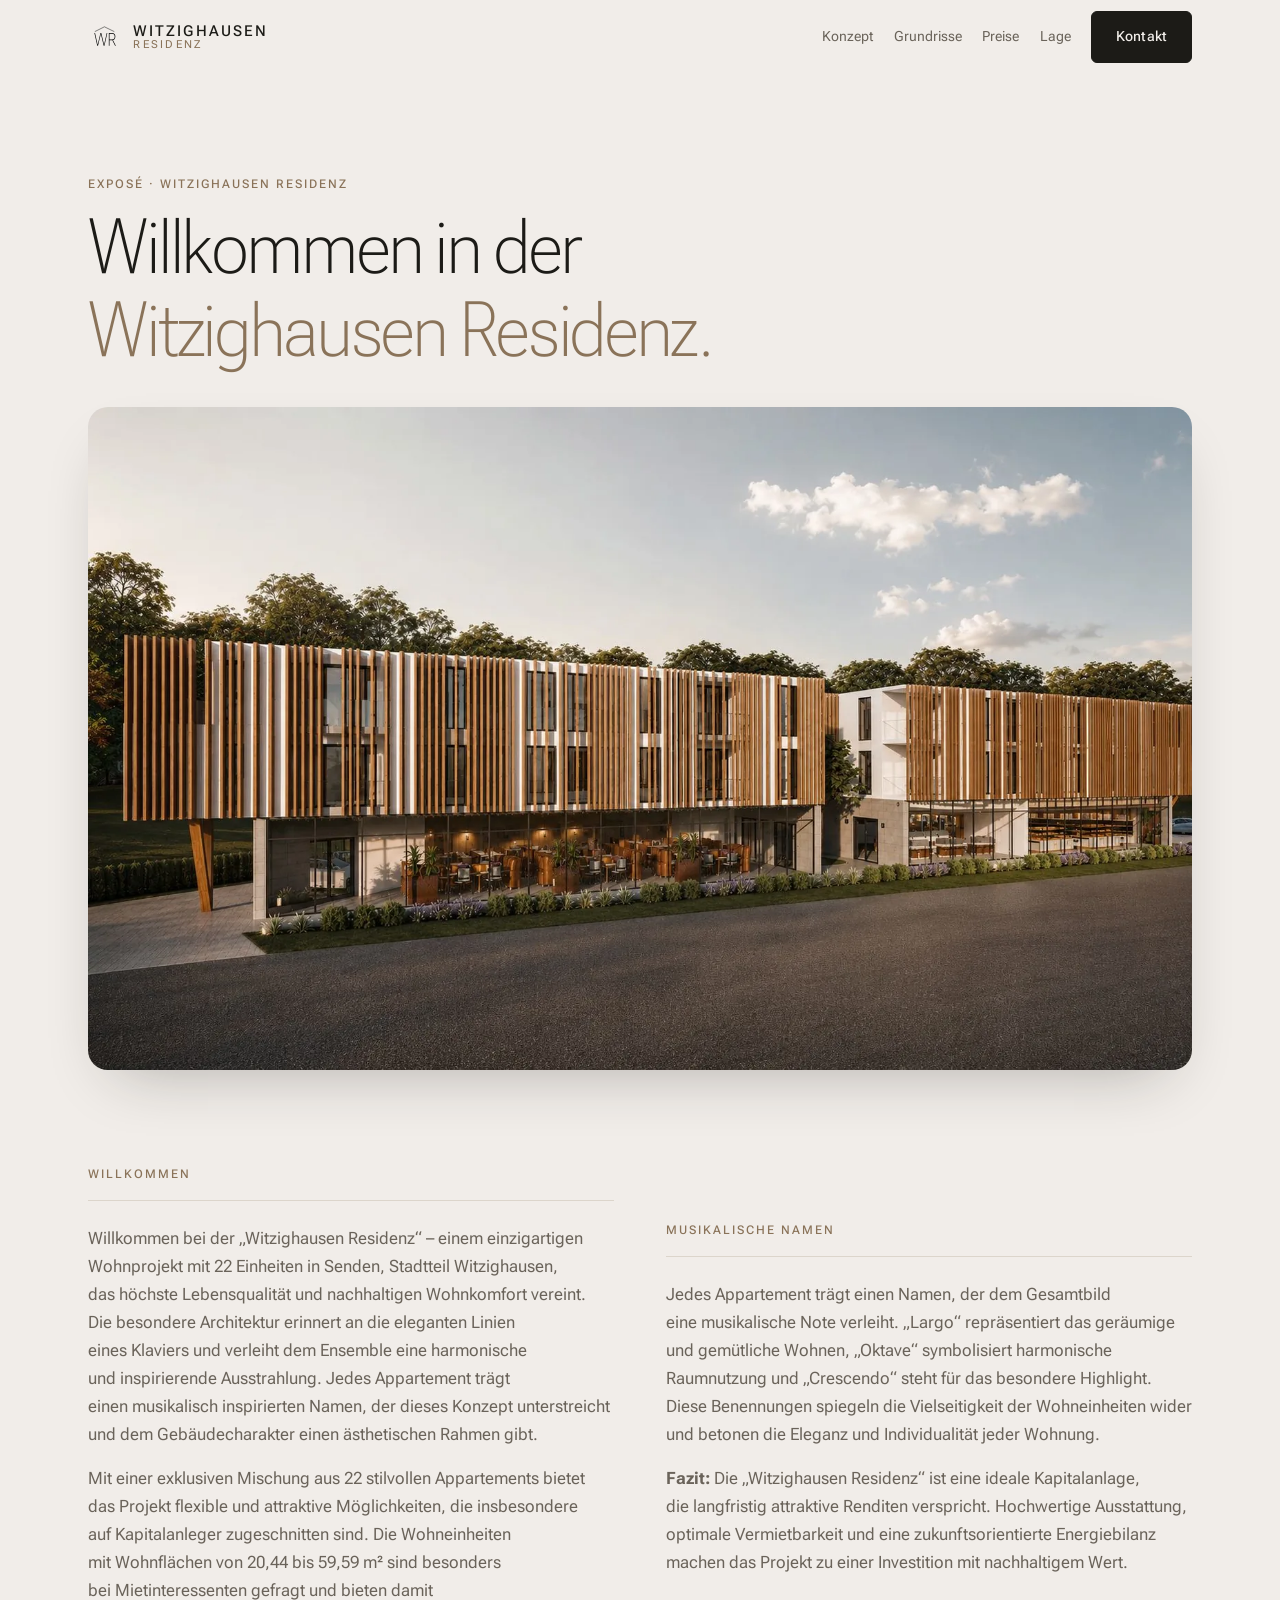
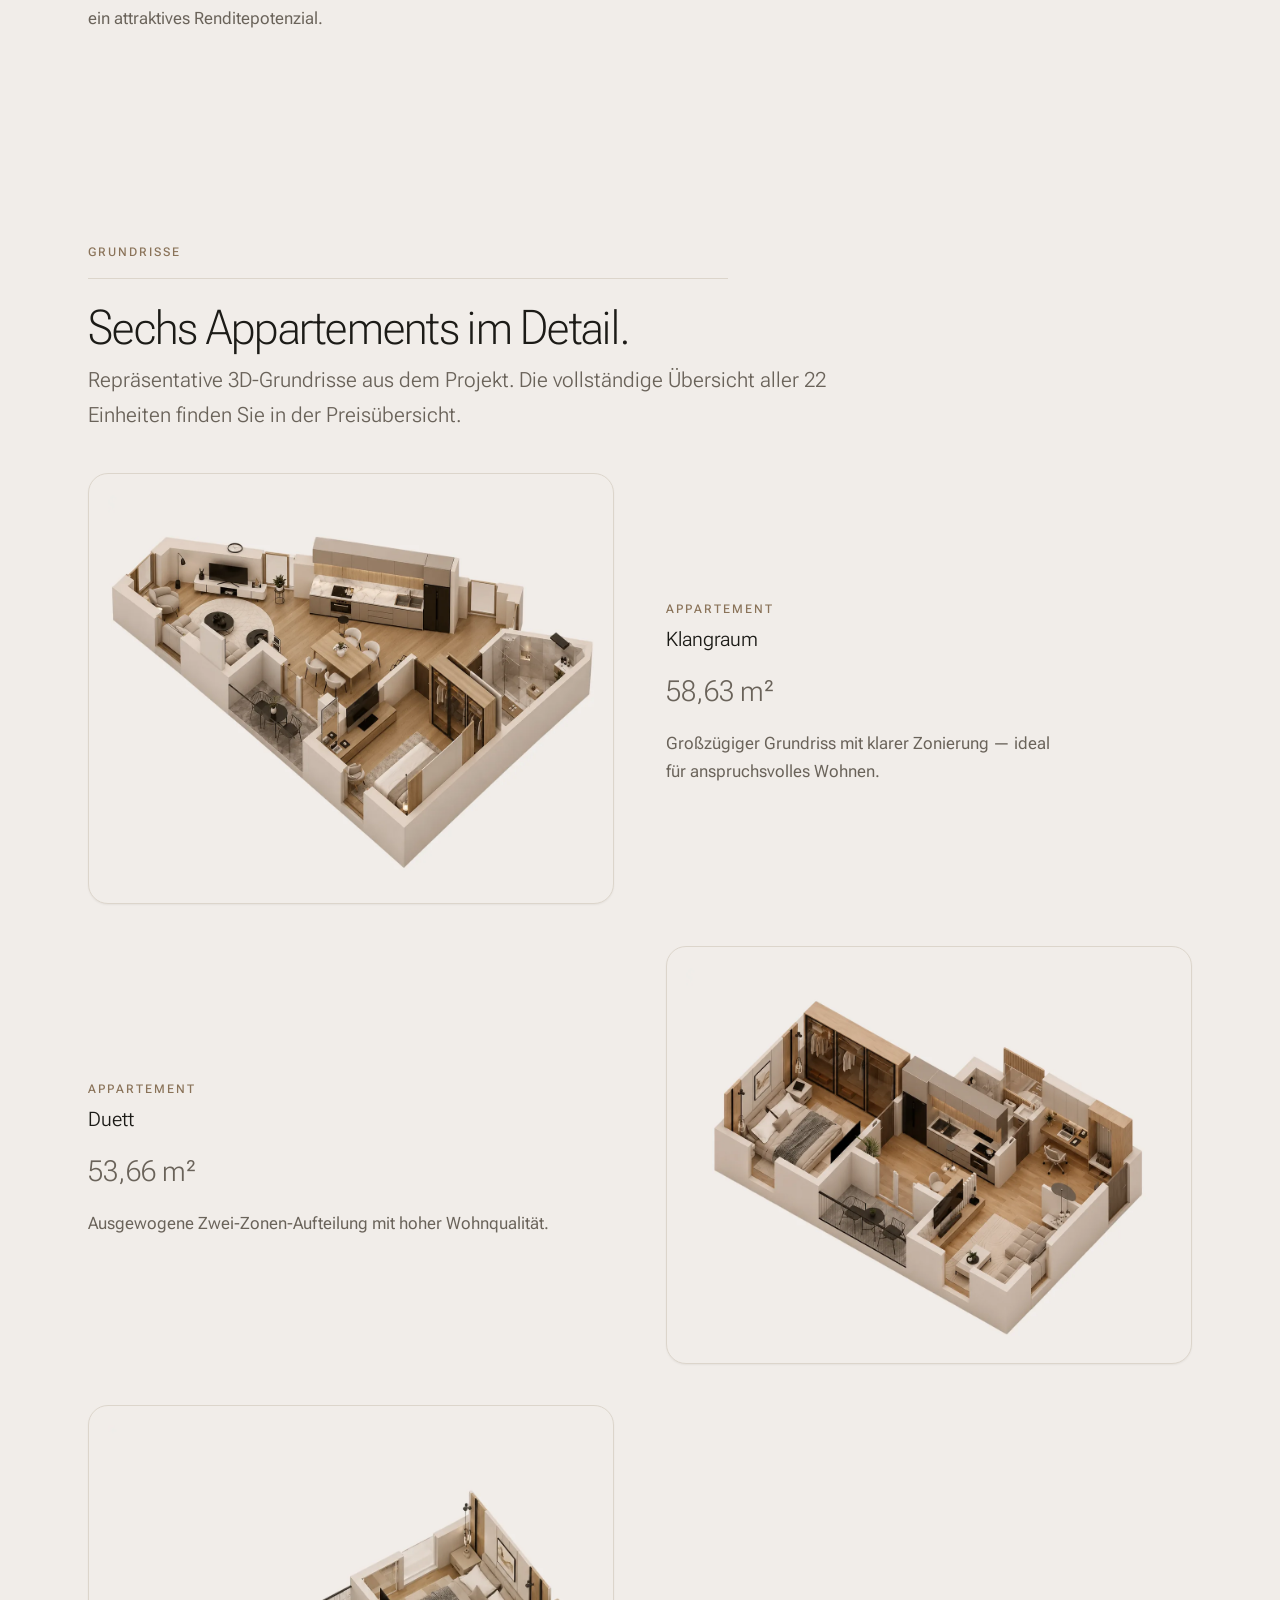
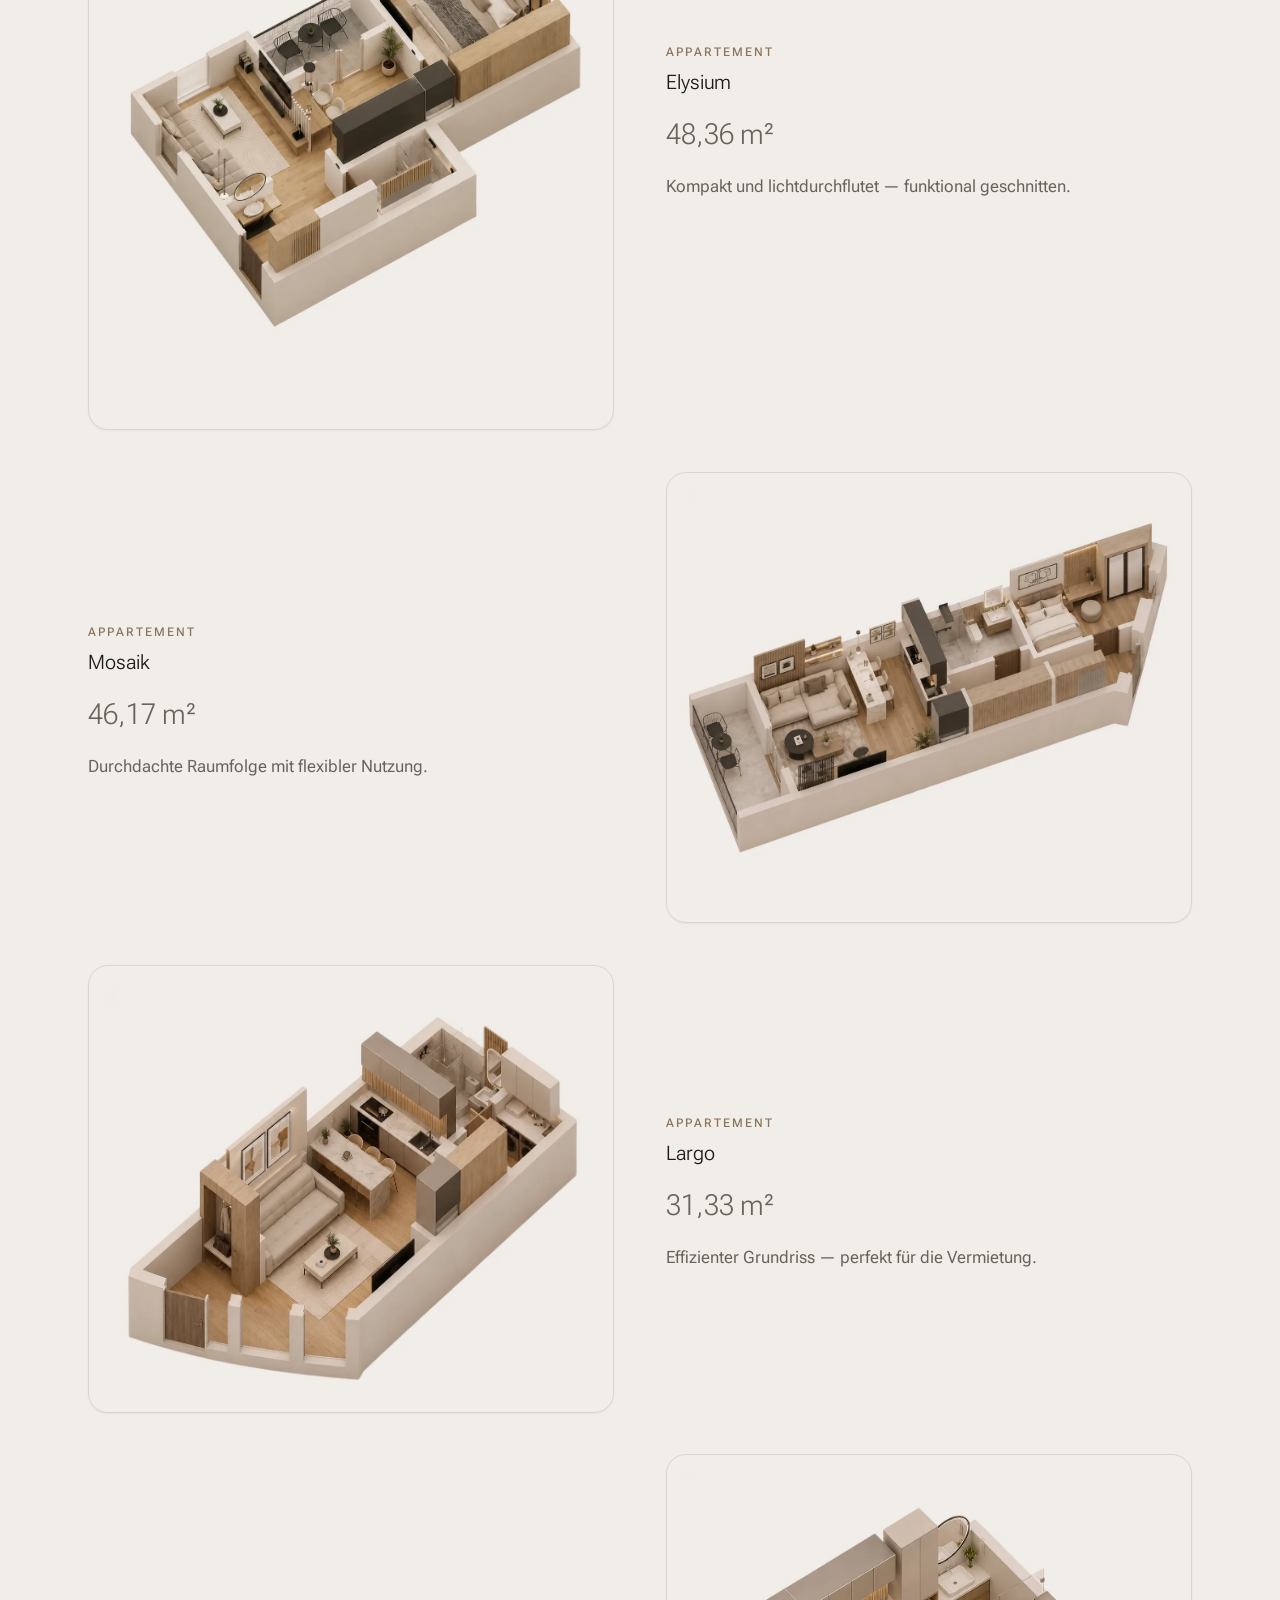
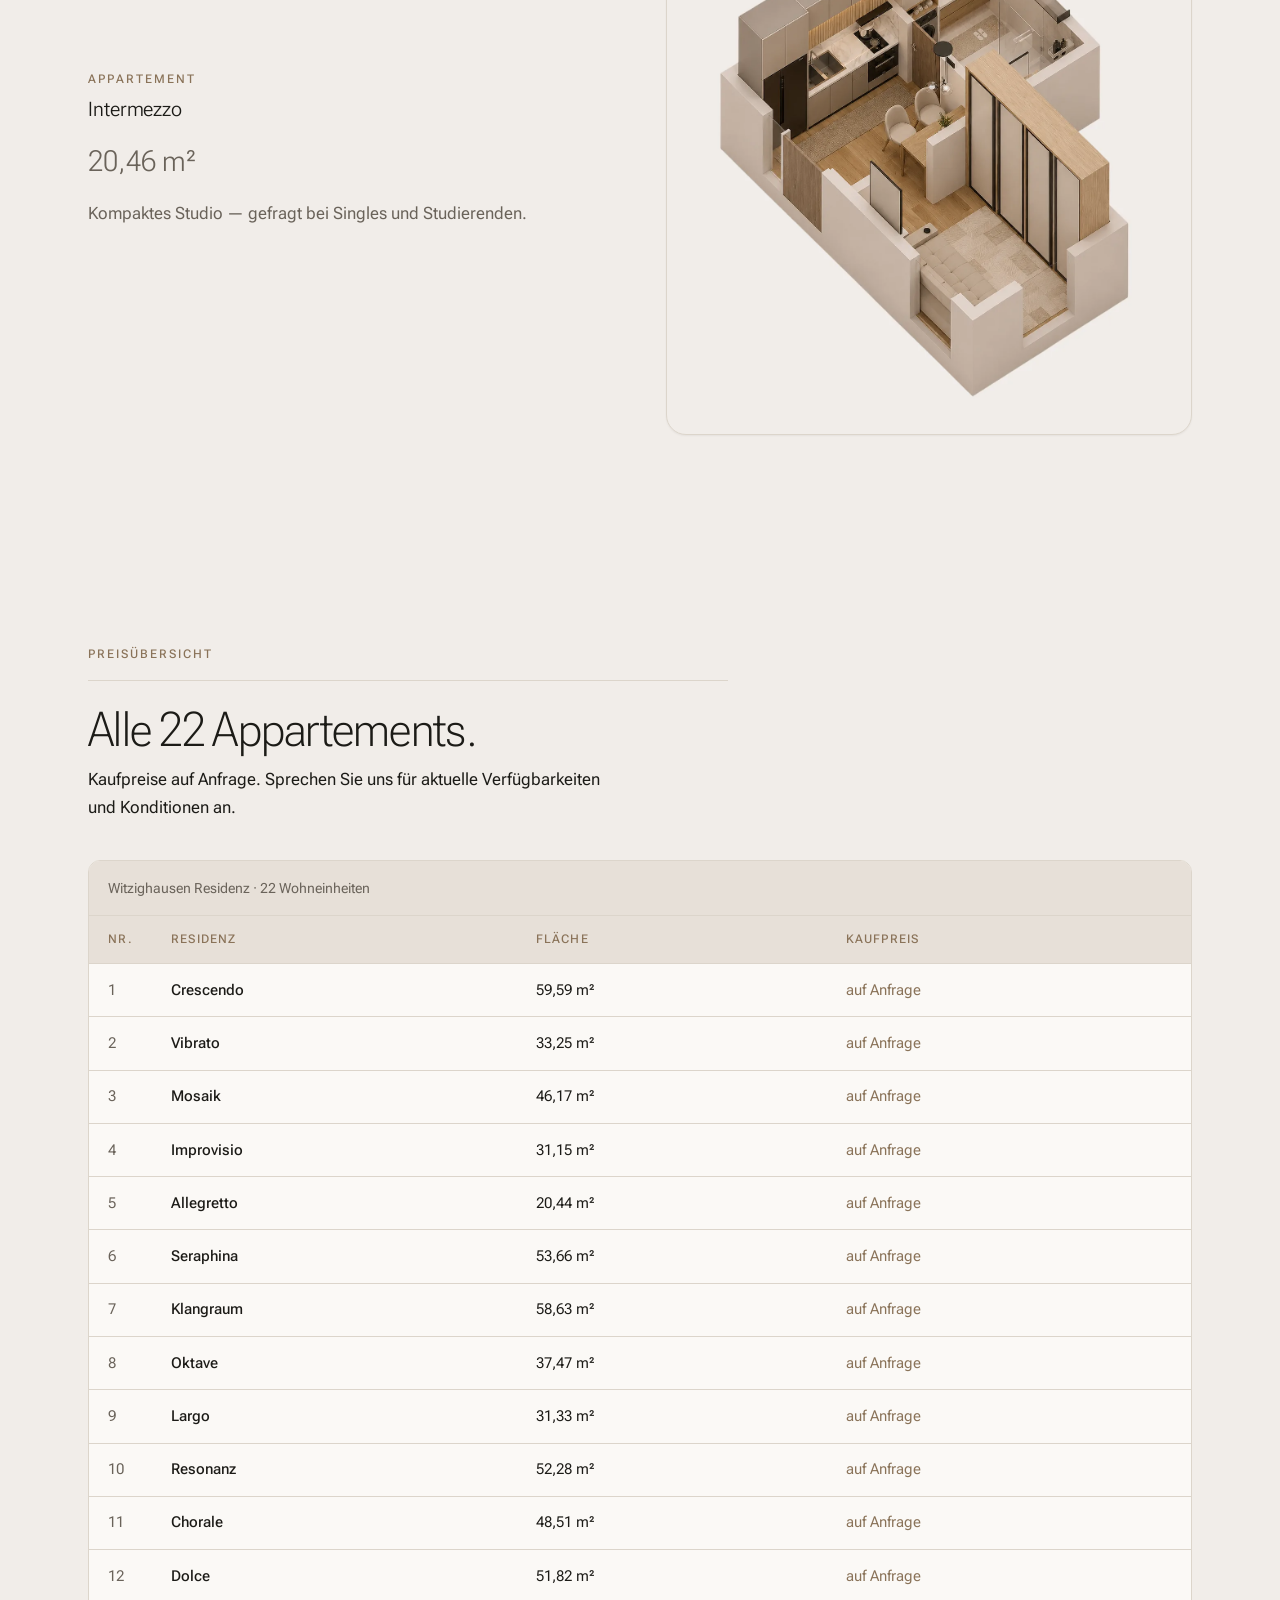
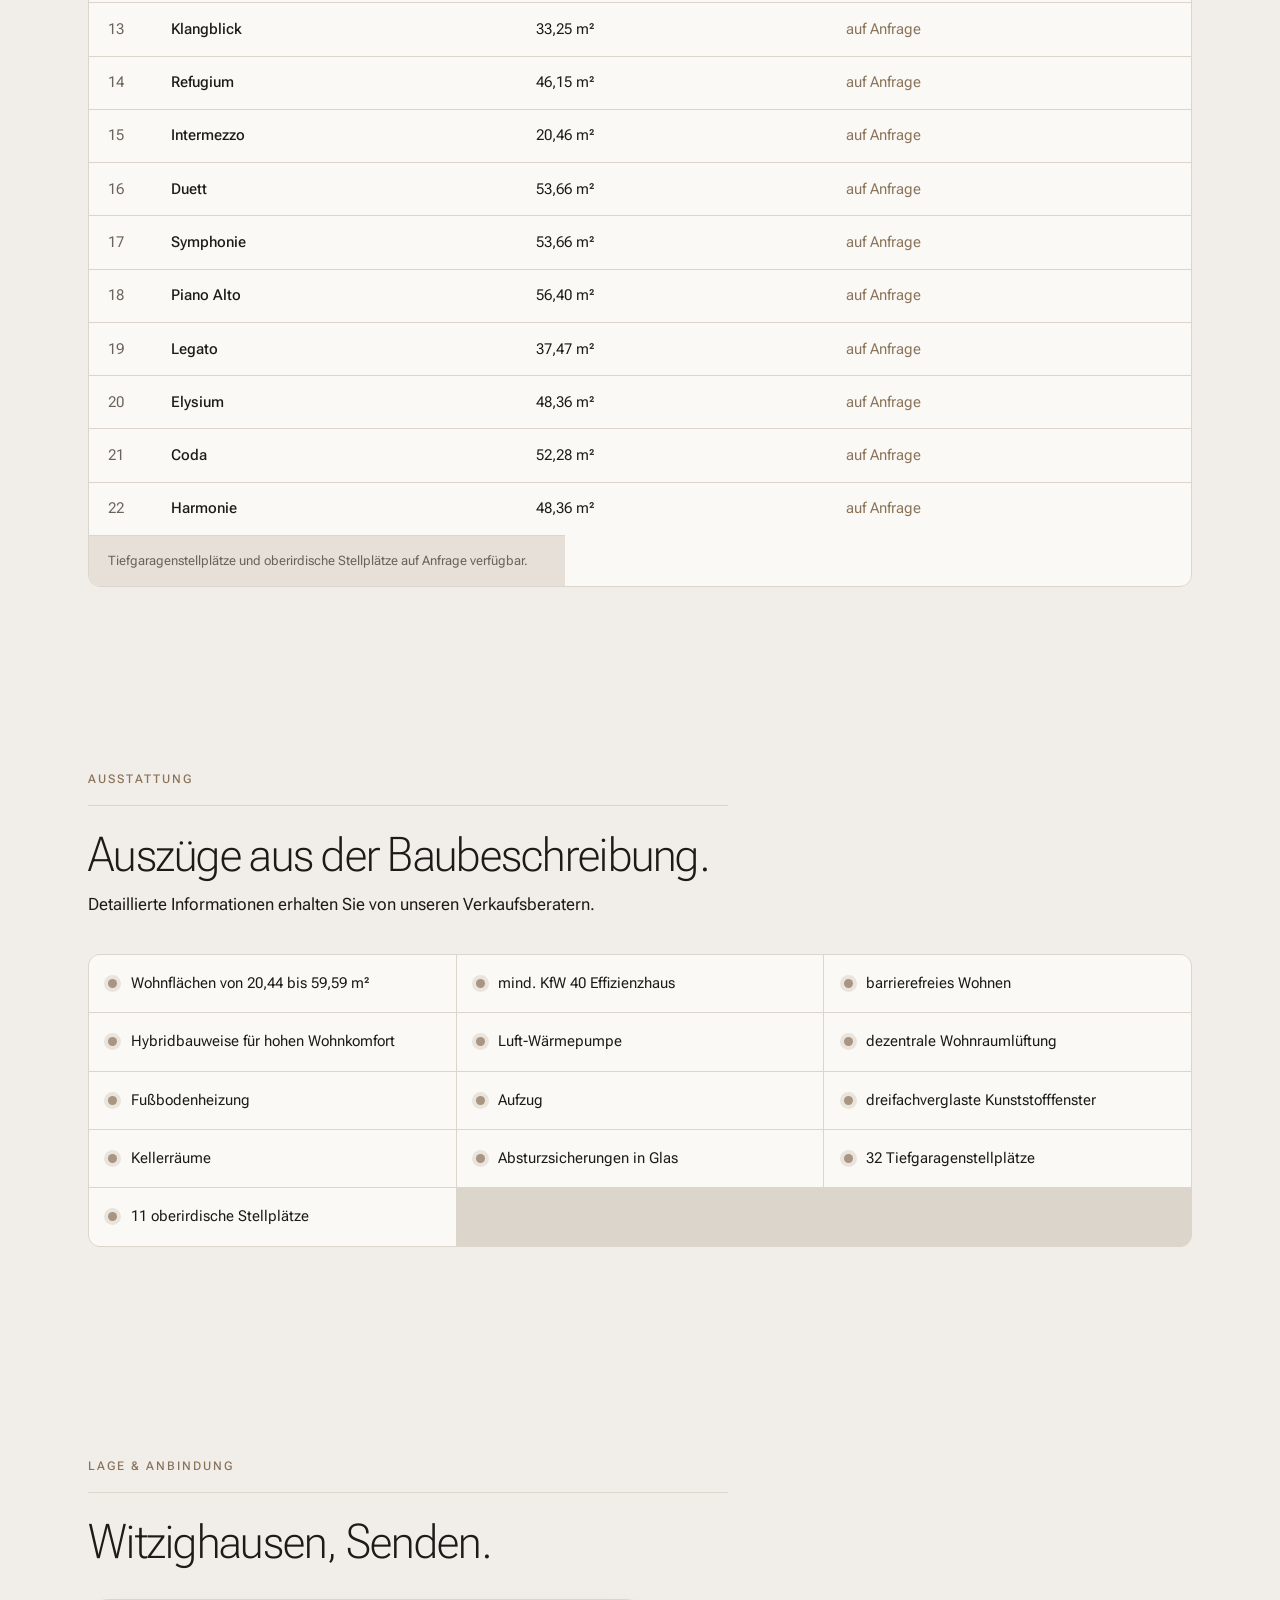
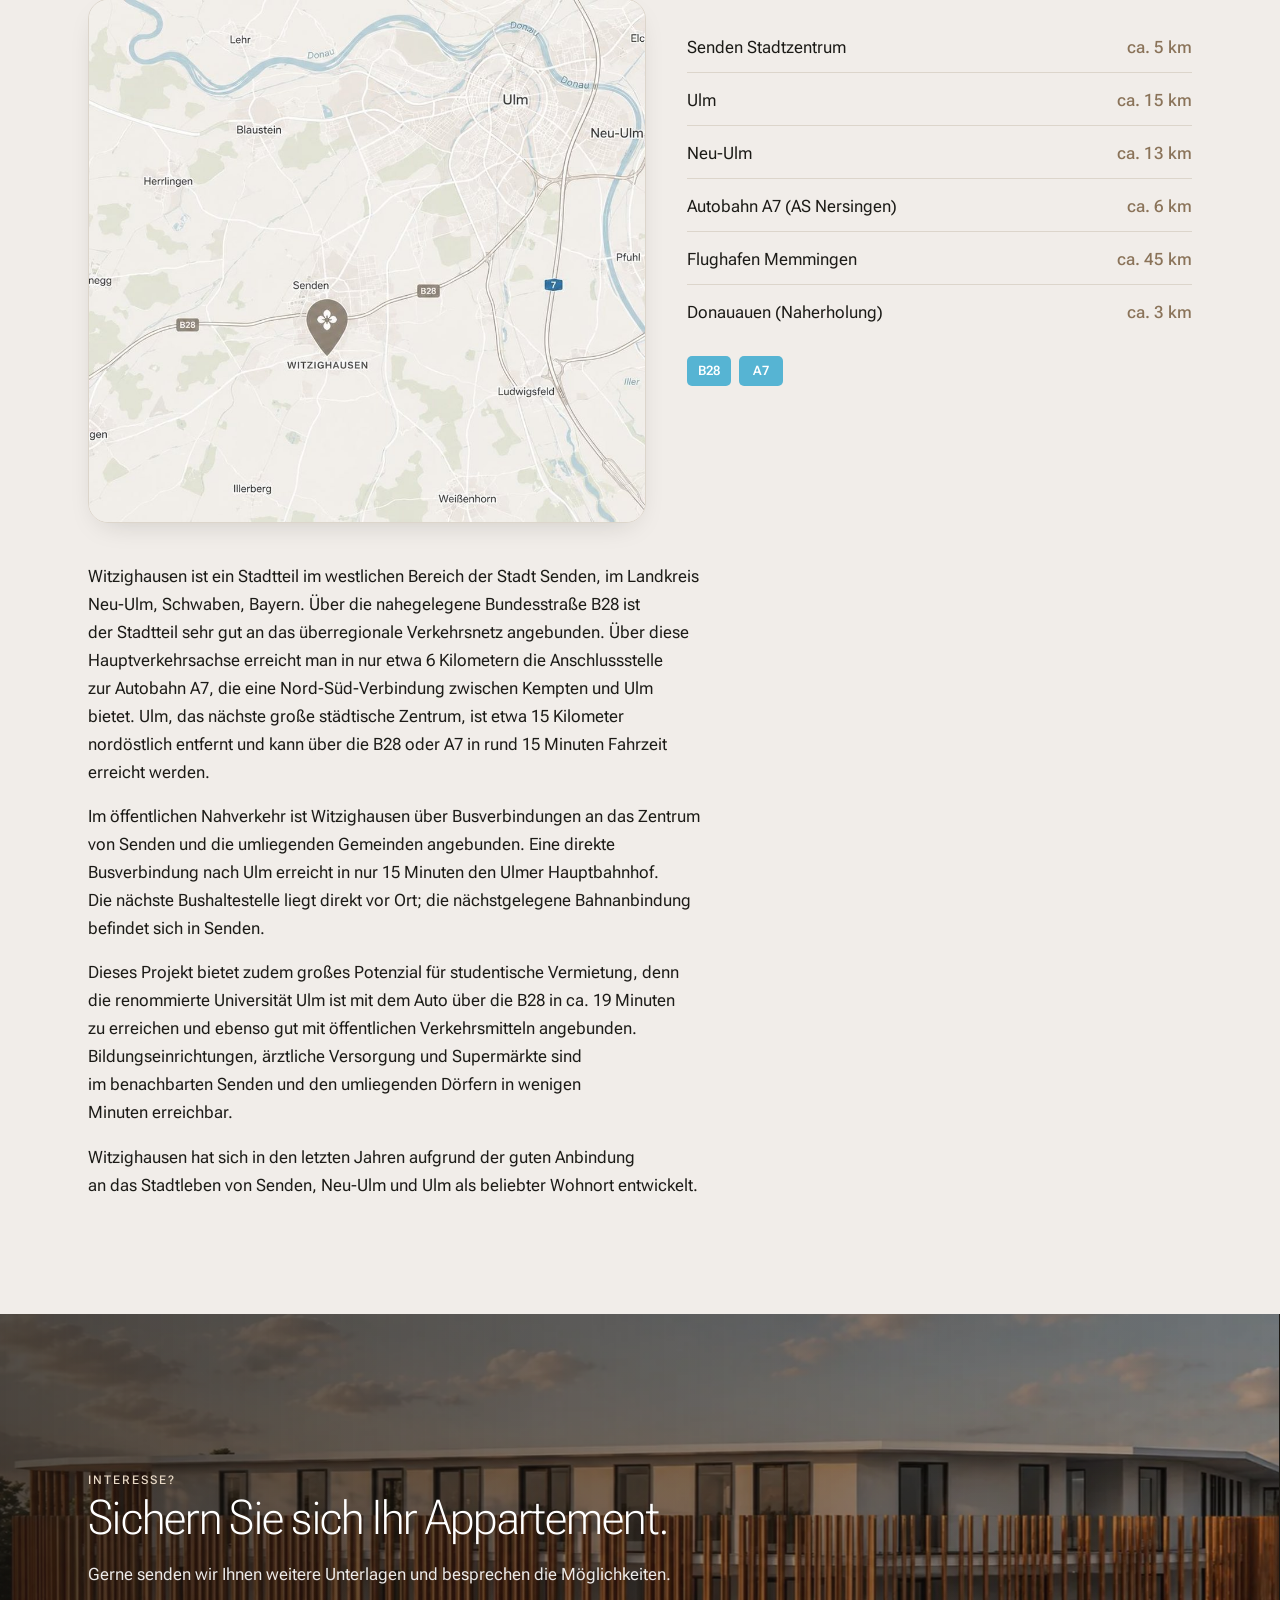
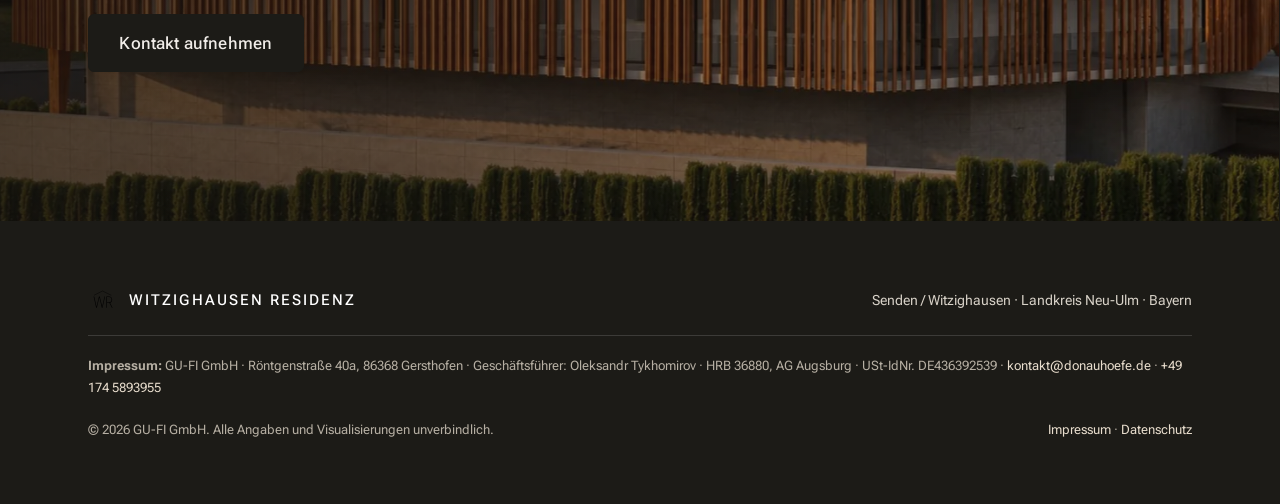
<file: expose.html>
<!DOCTYPE html>
<html lang="de">
<head>
  <meta charset="UTF-8" />
  <meta name="viewport" content="width=device-width, initial-scale=1.0" />
  <title>Exposé — Witzighausen Residenz | 22 Appartements bei Ulm</title>
  <meta name="description" content="Vollständiges Exposé der Witzighausen Residenz: Konzept, alle Grundrisse, Preisübersicht der 22 Appartements, Baubeschreibung und Lage." />
  <meta name="theme-color" content="#1C1B17" />
  <meta name="referrer" content="strict-origin-when-cross-origin" />
  <link rel="canonical" href="https://witzighausen-residenz.de/expose.html" />
  <link rel="icon" href="assets/img/logo-wr.svg" type="image/svg+xml" />
  <link rel="preconnect" href="https://fonts.googleapis.com" />
  <link rel="preconnect" href="https://fonts.gstatic.com" crossorigin />
  <link href="https://fonts.googleapis.com/css2?family=Roboto+Flex:opsz,wght@8..144,300;8..144,400;8..144,500;8..144,600&display=swap" rel="stylesheet" />
  <link rel="stylesheet" href="assets/css/styles.css?v=8" />
</head>
<body>

  <header class="header" id="header">
    <div class="container">
      <a href="index.html" class="brand" aria-label="Witzighausen Residenz — Startseite">
        <span class="brand__mark"><img src="assets/img/logo-wr.svg" alt="" width="34" height="34" /></span>
        <span class="brand__txt"><span class="brand__name">Witzighausen</span><span class="brand__sub">Residenz</span></span>
      </a>
      <nav class="nav" id="nav" aria-label="Hauptnavigation">
        <a href="#konzept">Konzept</a>
        <a href="#grundrisse">Grundrisse</a>
        <a href="#preise">Preise</a>
        <a href="#lage">Lage</a>
        <a href="index.html#kontakt" class="btn">Kontakt</a>
      </nav>
      <button class="nav-toggle" id="navToggle" aria-label="Menü öffnen" aria-expanded="false" aria-controls="nav"><span></span></button>
    </div>
  </header>

  <main id="top">

    <!-- HERO -->
    <section class="hero" id="konzept">
      <div class="container">
        <div class="section-head">
          <p class="eyebrow">Exposé · Witzighausen Residenz</p>
          <h1 style="margin:.6rem 0 1rem">Willkommen in der<br /><span class="hl">Witzighausen Residenz.</span></h1>
        </div>
        <figure class="hero__figure" style="margin-top:clamp(1.4rem,3vw,2.2rem)">
          <picture><source srcset="assets/img/hero.webp" type="image/webp" /><img src="assets/img/hero.jpg" alt="Visualisierung der Witzighausen Residenz mit Holzfassade und Café im Erdgeschoss." width="1600" height="961" /></picture>
        </figure>
      </div>
    </section>

    <!-- WILLKOMMEN / INTRO -->
    <section class="section--tight">
      <div class="container">
        <div class="split">
          <div class="reveal">
            <span class="eyebrow">Willkommen</span>
            <hr class="rule" />
            <p>Willkommen bei der „Witzighausen Residenz“ – einem einzigartigen Wohnprojekt mit 22 Einheiten in Senden, Stadtteil Witzighausen, das höchste Lebensqualität und nachhaltigen Wohnkomfort vereint. Die besondere Architektur erinnert an die eleganten Linien eines Klaviers und verleiht dem Ensemble eine harmonische und inspirierende Ausstrahlung. Jedes Appartement trägt einen musikalisch inspirierten Namen, der dieses Konzept unterstreicht und dem Gebäudecharakter einen ästhetischen Rahmen gibt.</p>
            <p style="margin-top:1rem">Mit einer exklusiven Mischung aus 22 stilvollen Appartements bietet das Projekt flexible und attraktive Möglichkeiten, die insbesondere auf Kapitalanleger zugeschnitten sind. Die Wohneinheiten mit Wohnflächen von 20,44 bis 59,59 m² sind besonders bei Mietinteressenten gefragt und bieten damit ein attraktives Renditepotenzial.</p>
          </div>
          <div class="reveal d1">
            <span class="eyebrow">Musikalische Namen</span>
            <hr class="rule" />
            <p>Jedes Appartement trägt einen Namen, der dem Gesamtbild eine musikalische Note verleiht. „Largo“ repräsentiert das geräumige und gemütliche Wohnen, „Oktave“ symbolisiert harmonische Raumnutzung und „Crescendo“ steht für das besondere Highlight. Diese Benennungen spiegeln die Vielseitigkeit der Wohneinheiten wider und betonen die Eleganz und Individualität jeder Wohnung.</p>
            <p style="margin-top:1rem"><b>Fazit:</b> Die „Witzighausen Residenz“ ist eine ideale Kapitalanlage, die langfristig attraktive Renditen verspricht. Hochwertige Ausstattung, optimale Vermietbarkeit und eine zukunftsorientierte Energiebilanz machen das Projekt zu einer Investition mit nachhaltigem Wert.</p>
          </div>
        </div>
      </div>
    </section>

    <!-- GRUNDRISSE -->
    <section class="section" id="grundrisse">
      <div class="container">
        <div class="section-head reveal">
          <span class="eyebrow">Grundrisse</span>
          <hr class="rule" />
          <h2>Sechs Appartements im Detail.</h2>
          <p class="lead">Repräsentative 3D-Grundrisse aus dem Projekt. Die vollständige Übersicht aller 22 Einheiten finden Sie in der Preisübersicht.</p>
        </div>

        <div class="split" style="margin-top:clamp(1.8rem,4vw,2.6rem)">
          <div class="split__media reveal" style="background:var(--bg);padding:1.2rem;box-shadow:var(--sh-1);border:1px solid var(--line)"><picture><source srcset="assets/img/grundriss-klangraum.webp" type="image/webp" /><img src="assets/img/grundriss-klangraum.jpg" alt="3D-Grundriss Klangraum, 58,63 m²" loading="lazy" style="aspect-ratio:auto" /></picture></div>
          <div class="split__body reveal d1"><span class="eyebrow">Appartement</span><h3 style="font-size:clamp(1.6rem,1.2rem+1.4vw,2.2rem);font-weight:300;margin:.4rem 0">Klangraum</h3><p class="appart-card__area" style="font-size:1.8rem">58,63 m²</p><p style="margin-top:.8rem">Großzügiger Grundriss mit klarer Zonierung — ideal für anspruchsvolles Wohnen.</p></div>
        </div>

        <div class="split split--rev" style="margin-top:clamp(1.8rem,4vw,2.6rem)">
          <div class="split__media reveal" style="background:var(--bg);padding:1.2rem;box-shadow:var(--sh-1);border:1px solid var(--line)"><picture><source srcset="assets/img/grundriss-duett.webp" type="image/webp" /><img src="assets/img/grundriss-duett.jpg" alt="3D-Grundriss Duett, 53,66 m²" loading="lazy" style="aspect-ratio:auto" /></picture></div>
          <div class="split__body reveal d1"><span class="eyebrow">Appartement</span><h3 style="font-size:clamp(1.6rem,1.2rem+1.4vw,2.2rem);font-weight:300;margin:.4rem 0">Duett</h3><p class="appart-card__area" style="font-size:1.8rem">53,66 m²</p><p style="margin-top:.8rem">Ausgewogene Zwei-Zonen-Aufteilung mit hoher Wohnqualität.</p></div>
        </div>

        <div class="split" style="margin-top:clamp(1.8rem,4vw,2.6rem)">
          <div class="split__media reveal" style="background:var(--bg);padding:1.2rem;box-shadow:var(--sh-1);border:1px solid var(--line)"><picture><source srcset="assets/img/grundriss-elysium.webp" type="image/webp" /><img src="assets/img/grundriss-elysium.jpg" alt="3D-Grundriss Elysium, 48,36 m²" loading="lazy" style="aspect-ratio:auto" /></picture></div>
          <div class="split__body reveal d1"><span class="eyebrow">Appartement</span><h3 style="font-size:clamp(1.6rem,1.2rem+1.4vw,2.2rem);font-weight:300;margin:.4rem 0">Elysium</h3><p class="appart-card__area" style="font-size:1.8rem">48,36 m²</p><p style="margin-top:.8rem">Kompakt und lichtdurchflutet — funktional geschnitten.</p></div>
        </div>

        <div class="split split--rev" style="margin-top:clamp(1.8rem,4vw,2.6rem)">
          <div class="split__media reveal" style="background:var(--bg);padding:1.2rem;box-shadow:var(--sh-1);border:1px solid var(--line)"><picture><source srcset="assets/img/grundriss-mosaik.webp" type="image/webp" /><img src="assets/img/grundriss-mosaik.jpg" alt="3D-Grundriss Mosaik, 46,17 m²" loading="lazy" style="aspect-ratio:auto" /></picture></div>
          <div class="split__body reveal d1"><span class="eyebrow">Appartement</span><h3 style="font-size:clamp(1.6rem,1.2rem+1.4vw,2.2rem);font-weight:300;margin:.4rem 0">Mosaik</h3><p class="appart-card__area" style="font-size:1.8rem">46,17 m²</p><p style="margin-top:.8rem">Durchdachte Raumfolge mit flexibler Nutzung.</p></div>
        </div>

        <div class="split" style="margin-top:clamp(1.8rem,4vw,2.6rem)">
          <div class="split__media reveal" style="background:var(--bg);padding:1.2rem;box-shadow:var(--sh-1);border:1px solid var(--line)"><picture><source srcset="assets/img/grundriss-largo.webp" type="image/webp" /><img src="assets/img/grundriss-largo.jpg" alt="3D-Grundriss Largo, 31,33 m²" loading="lazy" style="aspect-ratio:auto" /></picture></div>
          <div class="split__body reveal d1"><span class="eyebrow">Appartement</span><h3 style="font-size:clamp(1.6rem,1.2rem+1.4vw,2.2rem);font-weight:300;margin:.4rem 0">Largo</h3><p class="appart-card__area" style="font-size:1.8rem">31,33 m²</p><p style="margin-top:.8rem">Effizienter Grundriss — perfekt für die Vermietung.</p></div>
        </div>

        <div class="split split--rev" style="margin-top:clamp(1.8rem,4vw,2.6rem)">
          <div class="split__media reveal" style="background:var(--bg);padding:1.2rem;box-shadow:var(--sh-1);border:1px solid var(--line)"><picture><source srcset="assets/img/grundriss-intermezzo.webp" type="image/webp" /><img src="assets/img/grundriss-intermezzo.jpg" alt="3D-Grundriss Intermezzo, 20,46 m²" loading="lazy" style="aspect-ratio:auto" /></picture></div>
          <div class="split__body reveal d1"><span class="eyebrow">Appartement</span><h3 style="font-size:clamp(1.6rem,1.2rem+1.4vw,2.2rem);font-weight:300;margin:.4rem 0">Intermezzo</h3><p class="appart-card__area" style="font-size:1.8rem">20,46 m²</p><p style="margin-top:.8rem">Kompaktes Studio — gefragt bei Singles und Studierenden.</p></div>
        </div>
      </div>
    </section>

    <!-- PREISÜBERSICHT -->
    <section class="section--tight" id="preise">
      <div class="container">
        <div class="section-head reveal">
          <span class="eyebrow">Preisübersicht</span>
          <hr class="rule" />
          <h2>Alle 22 Appartements.</h2>
          <p>Kaufpreise auf Anfrage. Sprechen Sie uns für aktuelle Verfügbarkeiten und Konditionen an.</p>
        </div>
        <div class="price-wrap reveal">
          <table class="price-table">
            <caption>Witzighausen Residenz · 22 Wohneinheiten</caption>
            <thead><tr><th>Nr.</th><th>Residenz</th><th>Fläche</th><th>Kaufpreis</th></tr></thead>
            <tbody>
              <tr><td class="c-nr" data-label="Nr.">1</td><td class="c-name" data-label="Residenz">Crescendo</td><td class="c-area" data-label="Fläche">59,59 m²</td><td class="c-price" data-label="Kaufpreis">auf Anfrage</td></tr>
              <tr><td class="c-nr" data-label="Nr.">2</td><td class="c-name" data-label="Residenz">Vibrato</td><td class="c-area" data-label="Fläche">33,25 m²</td><td class="c-price" data-label="Kaufpreis">auf Anfrage</td></tr>
              <tr><td class="c-nr" data-label="Nr.">3</td><td class="c-name" data-label="Residenz">Mosaik</td><td class="c-area" data-label="Fläche">46,17 m²</td><td class="c-price" data-label="Kaufpreis">auf Anfrage</td></tr>
              <tr><td class="c-nr" data-label="Nr.">4</td><td class="c-name" data-label="Residenz">Improvisio</td><td class="c-area" data-label="Fläche">31,15 m²</td><td class="c-price" data-label="Kaufpreis">auf Anfrage</td></tr>
              <tr><td class="c-nr" data-label="Nr.">5</td><td class="c-name" data-label="Residenz">Allegretto</td><td class="c-area" data-label="Fläche">20,44 m²</td><td class="c-price" data-label="Kaufpreis">auf Anfrage</td></tr>
              <tr><td class="c-nr" data-label="Nr.">6</td><td class="c-name" data-label="Residenz">Seraphina</td><td class="c-area" data-label="Fläche">53,66 m²</td><td class="c-price" data-label="Kaufpreis">auf Anfrage</td></tr>
              <tr><td class="c-nr" data-label="Nr.">7</td><td class="c-name" data-label="Residenz">Klangraum</td><td class="c-area" data-label="Fläche">58,63 m²</td><td class="c-price" data-label="Kaufpreis">auf Anfrage</td></tr>
              <tr><td class="c-nr" data-label="Nr.">8</td><td class="c-name" data-label="Residenz">Oktave</td><td class="c-area" data-label="Fläche">37,47 m²</td><td class="c-price" data-label="Kaufpreis">auf Anfrage</td></tr>
              <tr><td class="c-nr" data-label="Nr.">9</td><td class="c-name" data-label="Residenz">Largo</td><td class="c-area" data-label="Fläche">31,33 m²</td><td class="c-price" data-label="Kaufpreis">auf Anfrage</td></tr>
              <tr><td class="c-nr" data-label="Nr.">10</td><td class="c-name" data-label="Residenz">Resonanz</td><td class="c-area" data-label="Fläche">52,28 m²</td><td class="c-price" data-label="Kaufpreis">auf Anfrage</td></tr>
              <tr><td class="c-nr" data-label="Nr.">11</td><td class="c-name" data-label="Residenz">Chorale</td><td class="c-area" data-label="Fläche">48,51 m²</td><td class="c-price" data-label="Kaufpreis">auf Anfrage</td></tr>
              <tr><td class="c-nr" data-label="Nr.">12</td><td class="c-name" data-label="Residenz">Dolce</td><td class="c-area" data-label="Fläche">51,82 m²</td><td class="c-price" data-label="Kaufpreis">auf Anfrage</td></tr>
              <tr><td class="c-nr" data-label="Nr.">13</td><td class="c-name" data-label="Residenz">Klangblick</td><td class="c-area" data-label="Fläche">33,25 m²</td><td class="c-price" data-label="Kaufpreis">auf Anfrage</td></tr>
              <tr><td class="c-nr" data-label="Nr.">14</td><td class="c-name" data-label="Residenz">Refugium</td><td class="c-area" data-label="Fläche">46,15 m²</td><td class="c-price" data-label="Kaufpreis">auf Anfrage</td></tr>
              <tr><td class="c-nr" data-label="Nr.">15</td><td class="c-name" data-label="Residenz">Intermezzo</td><td class="c-area" data-label="Fläche">20,46 m²</td><td class="c-price" data-label="Kaufpreis">auf Anfrage</td></tr>
              <tr><td class="c-nr" data-label="Nr.">16</td><td class="c-name" data-label="Residenz">Duett</td><td class="c-area" data-label="Fläche">53,66 m²</td><td class="c-price" data-label="Kaufpreis">auf Anfrage</td></tr>
              <tr><td class="c-nr" data-label="Nr.">17</td><td class="c-name" data-label="Residenz">Symphonie</td><td class="c-area" data-label="Fläche">53,66 m²</td><td class="c-price" data-label="Kaufpreis">auf Anfrage</td></tr>
              <tr><td class="c-nr" data-label="Nr.">18</td><td class="c-name" data-label="Residenz">Piano Alto</td><td class="c-area" data-label="Fläche">56,40 m²</td><td class="c-price" data-label="Kaufpreis">auf Anfrage</td></tr>
              <tr><td class="c-nr" data-label="Nr.">19</td><td class="c-name" data-label="Residenz">Legato</td><td class="c-area" data-label="Fläche">37,47 m²</td><td class="c-price" data-label="Kaufpreis">auf Anfrage</td></tr>
              <tr><td class="c-nr" data-label="Nr.">20</td><td class="c-name" data-label="Residenz">Elysium</td><td class="c-area" data-label="Fläche">48,36 m²</td><td class="c-price" data-label="Kaufpreis">auf Anfrage</td></tr>
              <tr><td class="c-nr" data-label="Nr.">21</td><td class="c-name" data-label="Residenz">Coda</td><td class="c-area" data-label="Fläche">52,28 m²</td><td class="c-price" data-label="Kaufpreis">auf Anfrage</td></tr>
              <tr><td class="c-nr" data-label="Nr.">22</td><td class="c-name" data-label="Residenz">Harmonie</td><td class="c-area" data-label="Fläche">48,36 m²</td><td class="c-price" data-label="Kaufpreis">auf Anfrage</td></tr>
            </tbody>
          </table>
          <p class="price-note">Tiefgaragenstellplätze und oberirdische Stellplätze auf Anfrage verfügbar.</p>
        </div>
      </div>
    </section>

    <!-- BAUBESCHREIBUNG -->
    <section class="section--tight">
      <div class="container">
        <div class="section-head reveal">
          <span class="eyebrow">Ausstattung</span>
          <hr class="rule" />
          <h2>Auszüge aus der Baubeschreibung.</h2>
          <p>Detaillierte Informationen erhalten Sie von unseren Verkaufsberatern.</p>
        </div>
        <ul class="spec-list reveal">
          <li><span class="dot"></span>Wohnflächen von 20,44 bis 59,59 m²</li>
          <li><span class="dot"></span>mind. KfW 40 Effizienzhaus</li>
          <li><span class="dot"></span>barrierefreies Wohnen</li>
          <li><span class="dot"></span>Hybridbauweise für hohen Wohnkomfort</li>
          <li><span class="dot"></span>Luft-Wärmepumpe</li>
          <li><span class="dot"></span>dezentrale Wohnraumlüftung</li>
          <li><span class="dot"></span>Fußbodenheizung</li>
          <li><span class="dot"></span>Aufzug</li>
          <li><span class="dot"></span>dreifachverglaste Kunststofffenster</li>
          <li><span class="dot"></span>Kellerräume</li>
          <li><span class="dot"></span>Absturzsicherungen in Glas</li>
          <li><span class="dot"></span>32 Tiefgaragenstellplätze</li>
          <li><span class="dot"></span>11 oberirdische Stellplätze</li>
        </ul>
      </div>
    </section>

    <!-- LAGE (voll) -->
    <section class="section" id="lage">
      <div class="container">
        <div class="section-head reveal">
          <span class="eyebrow">Lage &amp; Anbindung</span>
          <hr class="rule" />
          <h2>Witzighausen, Senden.</h2>
        </div>
        <div class="lage__grid" style="margin-top:clamp(1.4rem,3vw,2rem)">
          <div class="map reveal"><img src="assets/img/lage-karte.jpg" alt="Kartenausschnitt mit der Lage von Witzighausen zwischen Senden, Neu-Ulm und Ulm." loading="lazy" width="1600" height="900" /></div>
          <div class="reveal d1">
            <ul class="dist-list">
              <li><span class="place">Senden Stadtzentrum</span><span class="km">ca. 5 km</span></li>
              <li><span class="place">Ulm</span><span class="km">ca. 15 km</span></li>
              <li><span class="place">Neu-Ulm</span><span class="km">ca. 13 km</span></li>
              <li><span class="place">Autobahn A7 (AS Nersingen)</span><span class="km">ca. 6 km</span></li>
              <li><span class="place">Flughafen Memmingen</span><span class="km">ca. 45 km</span></li>
              <li><span class="place">Donauauen (Naherholung)</span><span class="km">ca. 3 km</span></li>
            </ul>
            <div class="roads"><span class="road-badge">B28</span><span class="road-badge">A7</span></div>
          </div>
        </div>
        <div style="max-width:820px;margin-top:clamp(1.6rem,3.5vw,2.4rem)">
          <p class="reveal">Witzighausen ist ein Stadtteil im westlichen Bereich der Stadt Senden, im Landkreis Neu-Ulm, Schwaben, Bayern. Über die nahegelegene Bundesstraße B28 ist der Stadtteil sehr gut an das überregionale Verkehrsnetz angebunden. Über diese Hauptverkehrsachse erreicht man in nur etwa 6 Kilometern die Anschlussstelle zur Autobahn A7, die eine Nord-Süd-Verbindung zwischen Kempten und Ulm bietet. Ulm, das nächste große städtische Zentrum, ist etwa 15 Kilometer nordöstlich entfernt und kann über die B28 oder A7 in rund 15 Minuten Fahrzeit erreicht werden.</p>
          <p class="reveal" style="margin-top:1rem">Im öffentlichen Nahverkehr ist Witzighausen über Busverbindungen an das Zentrum von Senden und die umliegenden Gemeinden angebunden. Eine direkte Busverbindung nach Ulm erreicht in nur 15 Minuten den Ulmer Hauptbahnhof. Die nächste Bushaltestelle liegt direkt vor Ort; die nächstgelegene Bahnanbindung befindet sich in Senden.</p>
          <p class="reveal" style="margin-top:1rem">Dieses Projekt bietet zudem großes Potenzial für studentische Vermietung, denn die renommierte Universität Ulm ist mit dem Auto über die B28 in ca. 19 Minuten zu erreichen und ebenso gut mit öffentlichen Verkehrsmitteln angebunden. Bildungseinrichtungen, ärztliche Versorgung und Supermärkte sind im benachbarten Senden und den umliegenden Dörfern in wenigen Minuten erreichbar.</p>
          <p class="reveal" style="margin-top:1rem">Witzighausen hat sich in den letzten Jahren aufgrund der guten Anbindung an das Stadtleben von Senden, Neu-Ulm und Ulm als beliebter Wohnort entwickelt.</p>
        </div>
      </div>
    </section>

    <!-- CTA -->
    <section class="band" id="cta">
      <div class="band__media"><picture><source srcset="assets/img/pano.webp" type="image/webp" /><img src="assets/img/pano.jpg" alt="Panorama-Visualisierung der Witzighausen Residenz." loading="lazy" /></picture></div>
      <div class="container">
        <div class="band__inner reveal">
          <span class="eyebrow">Interesse?</span>
          <h2>Sichern Sie sich Ihr Appartement.</h2>
          <p>Gerne senden wir Ihnen weitere Unterlagen und besprechen die Möglichkeiten.</p>
          <div class="btn-row"><a href="index.html#kontakt" class="btn btn--lg">Kontakt aufnehmen</a></div>
        </div>
      </div>
    </section>
  </main>

  <footer class="footer">
    <div class="container">
      <div class="footer__top">
        <span class="footer__brand"><span class="brand__mark" style="width:30px;height:30px"><img src="assets/img/logo-wr.svg" alt="" width="30" height="30" /></span><span class="brand__name">Witzighausen Residenz</span></span>
        <span>Senden / Witzighausen · Landkreis Neu-Ulm · Bayern</span>
      </div>
      <p class="footer__impressum">
        <b>Impressum:</b> GU-FI GmbH · Röntgenstraße 40a, 86368 Gersthofen ·
        Geschäftsführer: Oleksandr Tykhomirov · HRB 36880, AG Augsburg ·
        USt-IdNr. DE436392539 ·
        <a href="mailto:kontakt@donauhoefe.de">kontakt@donauhoefe.de</a> ·
        <a href="tel:+491745893955">+49 174 5893955</a>
      </p>
      <div class="footer__bottom">
        <span>© <span id="year">2026</span> GU-FI GmbH. Alle Angaben und Visualisierungen unverbindlich.</span>
        <span><a href="impressum.html">Impressum</a> · <a href="datenschutz.html">Datenschutz</a></span>
      </div>
    </div>
  </footer>
  <script src="assets/js/app.js?v=6"></script>
</body>
</html>
</file>
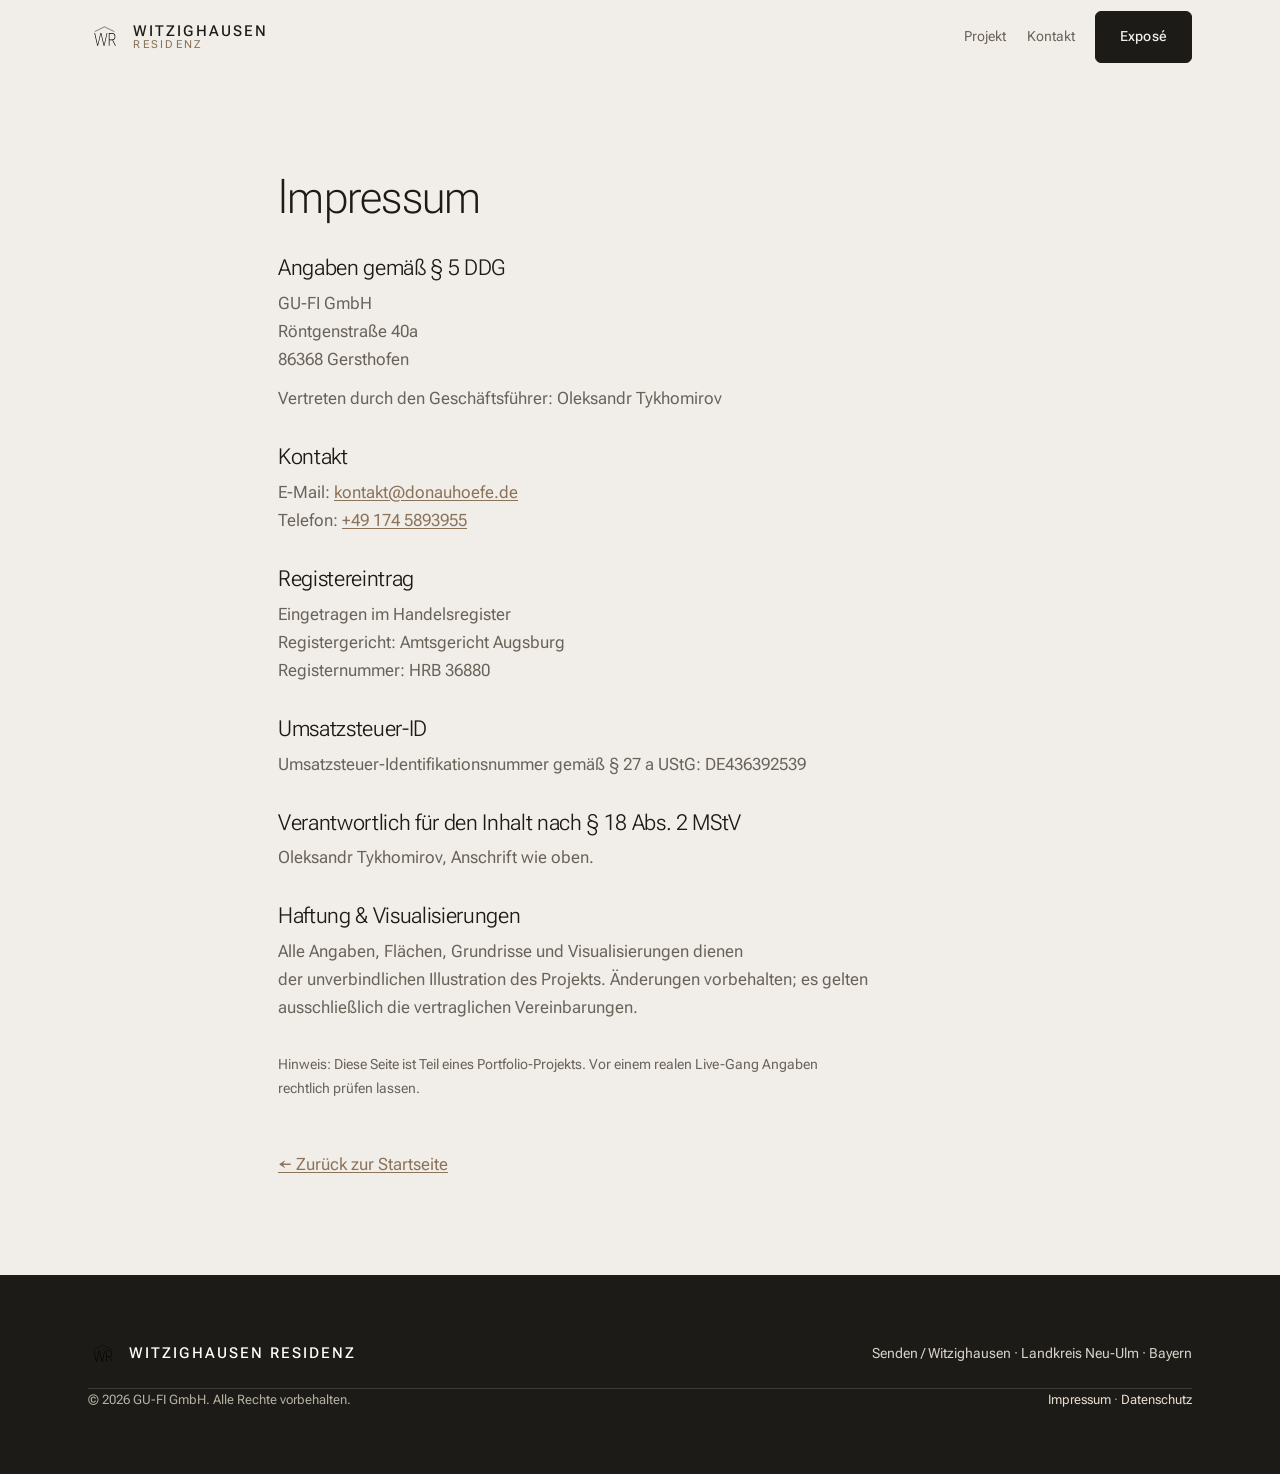
<file: impressum.html>
<!DOCTYPE html>
<html lang="de">
<head>
  <meta charset="UTF-8" />
  <meta name="viewport" content="width=device-width, initial-scale=1.0" />
  <title>Impressum — Witzighausen Residenz | GU-FI GmbH</title>
  <meta name="theme-color" content="#1C1B17" />
  <meta name="referrer" content="strict-origin-when-cross-origin" />
  <meta name="description" content="Impressum der GU-FI GmbH — Anbieterkennzeichnung gemäß § 5 DDG für die Website witzighausen-residenz.de." />
  <meta name="robots" content="noindex" />
  <link rel="canonical" href="https://witzighausen-residenz.de/impressum.html" />
  <link rel="icon" href="assets/img/logo-wr.svg" type="image/svg+xml" />
  <link rel="preconnect" href="https://fonts.googleapis.com" />
  <link rel="preconnect" href="https://fonts.gstatic.com" crossorigin />
  <link href="https://fonts.googleapis.com/css2?family=Roboto+Flex:opsz,wght@8..144,300;8..144,400;8..144,500;8..144,600&display=swap" rel="stylesheet" />
  <link rel="stylesheet" href="assets/css/styles.css?v=8" />
</head>
<body>

  <header class="header is-scrolled" id="header">
    <div class="container">
      <a href="index.html" class="brand" aria-label="Witzighausen Residenz — Startseite">
        <span class="brand__mark"><img src="assets/img/logo-wr.svg" alt="" width="34" height="34" /></span>
        <span class="brand__txt"><span class="brand__name">Witzighausen</span><span class="brand__sub">Residenz</span></span>
      </a>
      <nav class="nav" id="nav" aria-label="Hauptnavigation">
        <a href="index.html#projekt">Projekt</a>
        <a href="index.html#kontakt">Kontakt</a>
        <a href="expose.html" class="btn">Exposé</a>
      </nav>
      <button class="nav-toggle" id="navToggle" aria-label="Menü öffnen" aria-expanded="false" aria-controls="nav"><span></span></button>
    </div>
  </header>

  <main class="legal">
    <div class="container">
      <h1>Impressum</h1>

      <h2>Angaben gemäß § 5 DDG</h2>
      <p>GU-FI GmbH<br />Röntgenstraße 40a<br />86368 Gersthofen</p>
      <p>Vertreten durch den Geschäftsführer: Oleksandr Tykhomirov</p>

      <h2>Kontakt</h2>
      <p>E-Mail: <a href="mailto:kontakt@donauhoefe.de">kontakt@donauhoefe.de</a><br />
         Telefon: <a href="tel:+491745893955">+49 174 5893955</a></p>

      <h2>Registereintrag</h2>
      <p>Eingetragen im Handelsregister<br />Registergericht: Amtsgericht Augsburg<br />Registernummer: HRB 36880</p>

      <h2>Umsatzsteuer-ID</h2>
      <p>Umsatzsteuer-Identifikationsnummer gemäß § 27 a UStG: DE436392539</p>

      <h2>Verantwortlich für den Inhalt nach § 18 Abs. 2 MStV</h2>
      <p>Oleksandr Tykhomirov, Anschrift wie oben.</p>

      <h2>Haftung &amp; Visualisierungen</h2>
      <p>Alle Angaben, Flächen, Grundrisse und Visualisierungen dienen der unverbindlichen Illustration des Projekts. Änderungen vorbehalten; es gelten ausschließlich die vertraglichen Vereinbarungen.</p>

      <p class="muted" style="margin-top:2rem;font-size:.9rem;">Hinweis: Diese Seite ist Teil eines Portfolio-Projekts. Vor einem realen Live-Gang Angaben rechtlich prüfen lassen.</p>

      <a class="back-link" href="index.html">&larr; Zurück zur Startseite</a>
    </div>
  </main>

  <footer class="footer">
    <div class="container">
      <div class="footer__top">
        <span class="footer__brand"><span class="brand__mark" style="width:30px;height:30px"><img src="assets/img/logo-wr.svg" alt="" width="30" height="30" /></span><span class="brand__name">Witzighausen Residenz</span></span>
        <span>Senden / Witzighausen · Landkreis Neu-Ulm · Bayern</span>
      </div>
      <div class="footer__bottom">
        <span>© <span id="year">2026</span> GU-FI GmbH. Alle Rechte vorbehalten.</span>
        <span><a href="impressum.html">Impressum</a> · <a href="datenschutz.html">Datenschutz</a></span>
      </div>
    </div>
  </footer>
  <script src="assets/js/app.js?v=6"></script>
</body>
</html>
</file>
<file: assets/css/styles.css>
/* ============================================================
   WITZIGHAUSEN RESIDENZ — styles
   Eigenes Design-System (siehe docs/02-design-system.md).
   Nicht mit anderen Projekten mischen.
   ============================================================ */

/* ---------- Tokens ---------- */
:root{
  --bg:#F1EDE9;
  --bg-2:#E7E0D8;
  --paper:#FBF9F6;
  --ink:#1C1B17;
  --ink-2:#6A635A;
  --line:#DCD5CB;
  --accent:#A99581;
  --accent-deep:#8A7359;
  --blue:#56B4D3;
  --ok:#4E7A5B;
  --err:#B4472E;

  --container:1200px;
  --pad:clamp(20px,5vw,48px);
  --sec:clamp(64px,9vw,120px);

  --r-sm:6px;
  --r:12px;
  --r-lg:20px;

  --sh-1:0 1px 2px rgba(28,27,23,.05);
  --sh-2:0 10px 30px -14px rgba(28,27,23,.22);
  --sh-3:0 26px 60px -28px rgba(28,27,23,.32);

  --f:"Roboto Flex","Segoe UI",system-ui,sans-serif;
}

/* ---------- Reset ---------- */
*,*::before,*::after{box-sizing:border-box;margin:0;padding:0}
html{-webkit-text-size-adjust:100%;scroll-behavior:smooth}
@media (prefers-reduced-motion:reduce){html{scroll-behavior:auto}}
body{
  font-family:var(--f);
  font-weight:400;
  color:var(--ink);
  background:var(--bg);
  line-height:1.65;
  font-size:clamp(1rem,.97rem + .2vw,1.0625rem);
  -webkit-font-smoothing:antialiased;
  text-rendering:optimizeLegibility;
  overflow-x:hidden;
}
img,svg,picture{display:block;max-width:100%}
img{height:auto}
a{color:inherit;text-decoration:none}
button{font:inherit;color:inherit;cursor:pointer;background:none;border:none}
:focus-visible{outline:2px solid var(--accent);outline-offset:3px;border-radius:2px}

/* ---------- Layout ---------- */
.container{width:100%;max-width:var(--container);margin-inline:auto;padding-inline:var(--pad)}
.section{padding-block:var(--sec)}
.section--tight{padding-block:clamp(48px,7vw,88px)}

/* ---------- Typography ---------- */
h1,h2,h3,p,li,.lead{text-wrap:pretty}
h1,h2,h3{font-weight:300;line-height:1.08;letter-spacing:-.015em}
h1{font-size:clamp(2.6rem,6vw,5rem)}
h2{font-size:clamp(1.9rem,4vw,3rem)}
h3{font-size:1.25rem;font-weight:500;letter-spacing:-.005em;line-height:1.25}
p{max-width:68ch}
.lead{font-size:clamp(1.05rem,1rem + .5vw,1.3rem);color:var(--ink-2);font-weight:300}
.muted{color:var(--ink-2)}
.hl{color:var(--accent-deep)}
.mark{color:var(--accent-deep);font-weight:500}

.eyebrow{
  display:inline-flex;align-items:center;gap:.6em;
  font-size:.78rem;font-weight:500;letter-spacing:.16em;text-transform:uppercase;
  color:var(--accent-deep);
}
.rule{border:0;border-top:1px solid var(--line);margin:.9rem 0 1.4rem;max-width:min(100%,640px)}
.section-head{max-width:760px}
.section-head p{margin-top:.6rem}

/* ---------- Buttons (единые) ---------- */
.btn{
  display:inline-flex;align-items:center;justify-content:center;gap:.55em;
  min-height:52px;padding:0 1.5rem;
  background:var(--ink);color:var(--bg);
  border:1px solid var(--ink);border-radius:var(--r-sm);
  font-weight:500;letter-spacing:.01em;
  transition:transform .18s ease,background .18s ease,box-shadow .18s ease,color .18s ease;
  will-change:transform;
}
.btn:hover{background:#000;transform:translateY(-2px);box-shadow:var(--sh-2)}
.btn:active{transform:translateY(0)}
.btn--outline{background:transparent;color:var(--ink);border-color:var(--accent)}
.btn--outline:hover{background:var(--accent);color:#fff;border-color:var(--accent)}
.btn--ghost{
  min-height:auto;padding:0;background:none;border:none;color:var(--accent-deep);
  font-weight:500;
}
.btn--ghost:hover{transform:none;box-shadow:none;color:var(--ink)}
.btn--ghost .arw{transition:transform .18s ease}
.btn--ghost:hover .arw{transform:translateX(4px)}
.btn--lg{min-height:58px;padding:0 1.9rem}
.btn-row{display:flex;flex-wrap:wrap;gap:.9rem;margin-top:1.6rem}

/* ---------- Header ---------- */
.header{
  position:sticky;top:0;z-index:60;
  background:color-mix(in srgb,var(--bg) 88%,transparent);
  backdrop-filter:saturate(1.1) blur(8px);
  border-bottom:1px solid transparent;
  transition:border-color .25s ease,background .25s ease;
}
.header.is-scrolled{border-bottom-color:var(--line);background:color-mix(in srgb,var(--bg) 94%,transparent)}
.header .container{display:flex;align-items:center;justify-content:space-between;gap:1rem;min-height:74px}
.brand{display:flex;align-items:center;gap:.7rem;color:var(--ink)}
.brand__mark{width:34px;height:34px;color:var(--ink)}
.brand__mark svg{width:100%;height:100%}
.brand__txt{display:flex;flex-direction:column;line-height:1.05}
.brand__name{font-size:.92rem;font-weight:500;letter-spacing:.14em;text-transform:uppercase}
.brand__sub{font-size:.66rem;letter-spacing:.22em;text-transform:uppercase;color:var(--accent-deep)}

.nav{display:flex;align-items:center;gap:clamp(.8rem,1.6vw,1.7rem)}
.nav a{font-size:.9rem;color:var(--ink-2);transition:color .18s ease;position:relative}
.nav a:hover{color:var(--ink)}
.nav a.btn{color:var(--bg)}
.nav a.btn:hover{color:var(--bg)}

.nav-toggle{display:none;width:44px;height:44px;position:relative;margin-right:-8px}
.nav-toggle span,.nav-toggle span::before,.nav-toggle span::after{
  content:"";position:absolute;left:11px;width:22px;height:2px;background:var(--ink);border-radius:2px;transition:transform .25s ease,opacity .2s ease
}
.nav-toggle span{top:21px}
.nav-toggle span::before{top:-7px}
.nav-toggle span::after{top:7px}
.nav-toggle[aria-expanded="true"] span{background:transparent}
.nav-toggle[aria-expanded="true"] span::before{transform:translateY(7px) rotate(45deg)}
.nav-toggle[aria-expanded="true"] span::after{transform:translateY(-7px) rotate(-45deg)}

/* ---------- Hero ---------- */
.hero{position:relative;padding-block:clamp(48px,7vw,90px) 0}
.hero--bleed{overflow:hidden;display:flex;flex-direction:column}
.hero__bg{display:none;pointer-events:none}
.hero__bg img{width:100%;height:auto}
.hero__bg::after{
  content:"";position:absolute;inset:0;
  background:
    linear-gradient(to bottom,rgba(241,237,233,.45) 0,rgba(241,237,233,0) 22%),
    linear-gradient(to top,var(--bg) 0,rgba(241,237,233,0) 16%)
}
.hero__grid{display:grid;gap:clamp(1.6rem,4vw,3rem);align-items:stretch;grid-template-columns:1fr}
.hero .container{position:relative;z-index:1}
.hero__body{display:flex;flex-direction:column;justify-content:center}
.hero__kicker{display:block;margin-bottom:1.1rem}
.hero h1{margin-bottom:1.1rem}
.hero h1 .thin{display:block;color:var(--accent-deep)}
.hero__sub{max-width:44ch;color:var(--ink-2);font-size:clamp(1.05rem,1rem + .5vw,1.28rem);font-weight:300}
.hero__figure{position:relative;border-radius:var(--r-lg);overflow:hidden;box-shadow:var(--sh-3);height:100%;min-height:clamp(300px,46vw,560px)}
.hero__figure picture{display:block;height:100%}
.hero__figure img{width:100%;height:100%;object-fit:cover}
.hero__badges{display:flex;flex-wrap:wrap;gap:.5rem;margin-top:1.4rem}
.chip{
  display:inline-flex;align-items:center;gap:.45em;
  padding:.42em .85em;border:1px solid var(--line);border-radius:100px;
  background:var(--paper);font-size:.82rem;color:var(--ink-2)
}
.chip b{color:var(--ink);font-weight:500}
@media (min-width:920px){
  .hero--bleed{flex-direction:row;align-items:center;min-height:clamp(560px,80vh,820px);padding-block:clamp(48px,7vw,90px)}
  .hero__bg{display:block;position:absolute;inset:0;margin:0;z-index:0}
  .hero__bg picture{height:100%}
  .hero__bg img{height:100%;object-fit:cover;object-position:right center}
  .hero__bg::after{
    background:
      linear-gradient(to right,var(--bg) 16%,rgba(241,237,233,0) 58%),
      linear-gradient(to top,var(--bg) 0,rgba(241,237,233,0) 16%),
      linear-gradient(to bottom,rgba(241,237,233,.4) 0,rgba(241,237,233,0) 16%)
  }
  .hero__grid{grid-template-columns:1.05fr 1fr;gap:clamp(2rem,4vw,4rem)}
}

/* ---------- Split ---------- */
.split{display:grid;gap:clamp(1.8rem,4vw,3.4rem);align-items:center;grid-template-columns:1fr}
.split__media{border-radius:var(--r-lg);overflow:hidden;box-shadow:var(--sh-2)}
.split__media img{width:100%;aspect-ratio:4/3;object-fit:cover}
.split h2{margin-top:.2rem}
.split p{margin-top:1rem;color:var(--ink-2)}
@media (min-width:860px){
  .split{grid-template-columns:1fr 1fr}
  .split--rev .split__media{order:2}
}

/* ---------- KPI ---------- */
.kpis{
  display:grid;gap:1px;background:var(--line);
  border:1px solid var(--line);border-radius:var(--r);overflow:hidden;
  grid-template-columns:repeat(2,1fr)
}
.kpi{background:var(--paper);padding:clamp(1.3rem,3vw,2rem)}
.kpi__num{font-size:clamp(1.6rem,1.2rem + 1.6vw,2.4rem);font-weight:300;letter-spacing:-.02em;line-height:1.1}
.kpi__label{margin-top:.35rem;font-size:.86rem;color:var(--ink-2)}
@media (min-width:760px){.kpis{grid-template-columns:repeat(4,1fr)}}

/* ---------- Appartements (featured cards) ---------- */
.appart-grid{
  display:grid;gap:clamp(1rem,2.4vw,1.6rem);margin-top:clamp(1.8rem,4vw,2.6rem);
  grid-template-columns:1fr
}
@media (min-width:620px){.appart-grid{grid-template-columns:repeat(2,1fr)}}
@media (min-width:1000px){.appart-grid{grid-template-columns:repeat(3,1fr)}}
.appart-card{
  display:flex;flex-direction:column;
  background:var(--paper);border:1px solid var(--line);border-radius:var(--r);
  overflow:hidden;transition:transform .2s ease,box-shadow .2s ease
}
.appart-card:hover{transform:translateY(-4px);box-shadow:var(--sh-2)}
.appart-card__media{background:var(--bg);padding:1rem;border-bottom:1px solid var(--line)}
.appart-card__media img{width:100%;aspect-ratio:4/3;object-fit:contain}
.appart-card__body{padding:1.1rem 1.2rem 1.3rem;display:flex;flex-direction:column;gap:.35rem;flex:1}
.appart-card__name{font-size:1.15rem;font-weight:500}
.appart-card__meta{display:flex;align-items:baseline;gap:.5rem;color:var(--ink-2);font-size:.9rem}
.appart-card__area{font-size:1.35rem;font-weight:300;color:var(--ink)}
.appart-card__foot{margin-top:.7rem}

/* ---------- Price table ---------- */
.price-wrap{margin-top:clamp(1.6rem,3.5vw,2.4rem);border:1px solid var(--line);border-radius:var(--r);overflow:hidden;background:var(--paper)}
.price-table{width:100%;border-collapse:collapse;font-size:.95rem}
.price-table caption{text-align:left;padding:1rem 1.2rem;color:var(--ink-2);font-size:.85rem;background:var(--bg-2);border-bottom:1px solid var(--line)}
.price-table th,.price-table td{padding:.85rem 1.2rem;text-align:left;border-bottom:1px solid var(--line)}
.price-table thead th{
  font-size:.74rem;font-weight:500;letter-spacing:.1em;text-transform:uppercase;
  color:var(--accent-deep);background:var(--bg-2)
}
.price-table tbody tr:last-child td{border-bottom:0}
.price-table tbody tr:hover{background:color-mix(in srgb,var(--accent) 8%,transparent)}
.price-table .c-nr{width:3.5rem;color:var(--ink-2);font-variant-numeric:tabular-nums}
.price-table .c-name{font-weight:500}
.price-table .c-area{font-variant-numeric:tabular-nums;white-space:nowrap}
.price-table .c-price{color:var(--accent-deep);white-space:nowrap}
.price-note{padding:.9rem 1.2rem;font-size:.82rem;color:var(--ink-2);background:var(--bg-2);border-top:1px solid var(--line)}
@media (max-width:640px){
  .price-table thead{position:absolute;width:1px;height:1px;overflow:hidden;clip:rect(0 0 0 0)}
  .price-table,.price-table tbody,.price-table tr,.price-table td{display:block;width:100%}
  .price-table tr{border-bottom:1px solid var(--line);padding:.6rem 0}
  .price-table td{border:0;padding:.28rem 1.1rem;display:flex;justify-content:space-between;gap:1rem}
  .price-table td::before{content:attr(data-label);color:var(--ink-2);font-size:.78rem;text-transform:uppercase;letter-spacing:.06em}
  .price-table .c-nr::before{content:"Nr."}
  .price-table .c-name{font-size:1.05rem}
}

/* ---------- Gewerbe list ---------- */
.gewerbe{display:grid;gap:1px;background:var(--line);border:1px solid var(--line);border-radius:var(--r);overflow:hidden;margin-top:clamp(1.6rem,3.5vw,2.2rem)}
.gewerbe__row{
  background:var(--paper);display:flex;align-items:center;gap:1.2rem;
  padding:clamp(1.1rem,2.5vw,1.6rem) clamp(1.2rem,3vw,1.8rem)
}
.gewerbe__nr{font-size:.8rem;font-weight:500;letter-spacing:.1em;color:var(--accent-deep);min-width:2.2rem}
.gewerbe__name{font-size:clamp(1.15rem,1rem + .8vw,1.5rem);font-weight:300;flex:1}
.gewerbe__area{font-variant-numeric:tabular-nums;color:var(--ink-2);white-space:nowrap}

/* ---------- Spec list (Baubeschreibung) ---------- */
.spec-list{
  list-style:none;display:grid;gap:1px;background:var(--line);
  border:1px solid var(--line);border-radius:var(--r);overflow:hidden;
  margin-top:clamp(1.6rem,3.5vw,2.2rem);grid-template-columns:1fr
}
@media (min-width:620px){.spec-list{grid-template-columns:repeat(2,1fr)}}
@media (min-width:980px){.spec-list{grid-template-columns:repeat(3,1fr)}}
.spec-list li{
  background:var(--paper);display:flex;align-items:center;gap:.85rem;
  padding:1rem 1.2rem;font-size:.96rem
}
.spec-list .dot{
  flex:none;width:9px;height:9px;border-radius:50%;
  background:var(--accent);box-shadow:0 0 0 4px color-mix(in srgb,var(--accent) 22%,transparent)
}

/* ---------- Band (full-width photo) ---------- */
.band{position:relative;color:#fff;overflow:hidden;background:var(--ink)}
.band__media{position:absolute;inset:0;overflow:hidden}
/* Bild höher als der Block -> Parallax-Verschiebung beim Scrollen (kein Rand rechts durch -1px Überstand) */
.band__media picture{display:block;position:absolute;top:-16%;left:-1px;right:-1px;height:132%;will-change:transform}
.band__media img{width:100%;height:100%;object-fit:cover;display:block}
.band::after{content:"";position:absolute;inset:0;background:linear-gradient(90deg,rgba(20,18,15,.74),rgba(20,18,15,.32))}
.band .container{position:relative;z-index:1;padding-block:clamp(72px,12vw,150px)}
.band__inner{max-width:640px}
.band .eyebrow{color:#e8d9c6}
.band h2{color:#fff}
.band p{margin-top:1rem;color:rgba(255,255,255,.9)}

/* ---------- Lage / map ---------- */
.lage__grid{display:grid;gap:clamp(1.6rem,3.5vw,2.6rem);grid-template-columns:1fr;align-items:start}
@media (min-width:900px){.lage__grid{grid-template-columns:1.05fr .95fr}}
.map{position:relative;border-radius:var(--r-lg);overflow:hidden;box-shadow:var(--sh-2);border:1px solid var(--line)}
.map img{width:100%;aspect-ratio:4/5;object-fit:cover}
@media (min-width:900px){
  .lage__sticky{position:sticky;top:100px}
  .map img{aspect-ratio:auto;height:clamp(460px,58vh,680px)}
}
.dist-list{list-style:none;display:grid;gap:.1rem;margin-top:1.4rem}
.dist-list li{display:flex;align-items:baseline;justify-content:space-between;gap:1rem;padding:.7rem 0;border-bottom:1px solid var(--line)}
.dist-list li:last-child{border-bottom:0}
.dist-list .place{color:var(--ink)}
.dist-list .km{color:var(--accent-deep);font-variant-numeric:tabular-nums;white-space:nowrap;font-weight:500}
.roads{display:flex;gap:.5rem;margin-top:1.2rem;flex-wrap:wrap}
.road-badge{
  display:inline-flex;align-items:center;justify-content:center;
  min-width:44px;height:30px;padding:0 .6em;border-radius:5px;
  background:var(--blue);color:#fff;font-weight:600;font-size:.82rem;letter-spacing:.02em
}

/* ---------- Features (Witzighausen) ---------- */
.features{display:grid;gap:clamp(1rem,2.4vw,1.6rem);margin-top:clamp(1.8rem,4vw,2.6rem);grid-template-columns:1fr}
@media (min-width:760px){.features{grid-template-columns:repeat(3,1fr)}}
.feature{background:var(--paper);border:1px solid var(--line);border-radius:var(--r);padding:clamp(1.3rem,3vw,1.8rem)}
.feature__label{font-size:.76rem;font-weight:500;letter-spacing:.14em;text-transform:uppercase;color:var(--accent-deep)}
.feature h3{margin:.5rem 0 .5rem;font-weight:300;font-size:1.35rem;letter-spacing:-.01em}
.feature p{color:var(--ink-2);font-size:.95rem}
.stats{display:grid;gap:1px;background:var(--line);border:1px solid var(--line);border-radius:var(--r);overflow:hidden;margin-top:clamp(1rem,2.4vw,1.6rem);grid-template-columns:repeat(3,1fr)}
.stat{background:var(--paper);padding:clamp(1.2rem,3vw,1.8rem);text-align:center}
.stat__num{font-size:clamp(1.8rem,1.2rem + 2vw,2.8rem);font-weight:300;letter-spacing:-.02em;line-height:1}
.stat__num small{font-size:.5em;color:var(--ink-2);font-weight:400}
.stat__label{margin-top:.4rem;font-size:.82rem;color:var(--ink-2)}
@media (max-width:520px){.stats{grid-template-columns:1fr}}

/* ---------- Investment ---------- */
.invest{display:grid;gap:clamp(1.8rem,4vw,3rem);grid-template-columns:1fr;align-items:center}
@media (min-width:900px){.invest{grid-template-columns:1fr 1fr}}
.invest__media{border-radius:var(--r-lg);overflow:hidden;box-shadow:var(--sh-2)}
.invest__media img{width:100%;aspect-ratio:4/3;object-fit:cover}
.pillars{display:grid;gap:.8rem;margin-top:1.4rem}
.pillar{display:flex;gap:.85rem;align-items:flex-start}
.pillar .dot{flex:none;width:9px;height:9px;margin-top:.5rem;border-radius:50%;background:var(--accent)}
.pillar b{font-weight:500}
.pillar span{color:var(--ink-2)}

/* ---------- Contact ---------- */
.contact__grid{display:grid;gap:clamp(1.6rem,4vw,3rem);grid-template-columns:1fr}
@media (min-width:820px){.contact__grid{grid-template-columns:1fr 1fr}}
.contact__list{list-style:none;display:grid;gap:0;margin-top:1.4rem;border-top:1px solid var(--line)}
.contact__list li{display:flex;gap:1rem;padding:.85rem 0;border-bottom:1px solid var(--line)}
.contact__list .k{min-width:120px;color:var(--ink-2);font-size:.9rem}
.contact__list .v{color:var(--ink);font-weight:500}
.contact__card{background:var(--paper);border:1px solid var(--line);border-radius:var(--r-lg);padding:clamp(1.6rem,4vw,2.4rem);display:flex;flex-direction:column;justify-content:center}
.contact__card .contact__list{margin-top:0}

/* ---------- Footer ---------- */
.footer{background:var(--ink);color:#d8d2c8;padding-block:clamp(40px,6vw,64px);font-size:.9rem}
.footer a{color:#e8ddcd}
.footer a:hover{color:#fff}
.footer__top{display:flex;flex-wrap:wrap;align-items:center;justify-content:space-between;gap:1rem;padding-bottom:1.2rem;border-bottom:1px solid rgba(255,255,255,.14)}
.footer__brand{display:flex;align-items:center;gap:.7rem;color:#fff}
.footer__brand .brand__mark{color:#fff}
.footer__brand .brand__name{color:#fff}
.footer__impressum{max-width:100%;margin:1.2rem 0;color:#b6afa3;font-size:.82rem;line-height:1.7}
.footer__bottom{display:flex;flex-wrap:wrap;justify-content:space-between;gap:.6rem;color:#b6afa3;font-size:.82rem}

/* ---------- Galerie (Innenräume) ---------- */
.gallery{
  display:grid;gap:clamp(.7rem,1.6vw,1.1rem);margin-top:clamp(1.8rem,4vw,2.6rem);
  grid-template-columns:1fr;grid-auto-rows:1fr
}
@media (min-width:640px){.gallery{grid-template-columns:repeat(2,1fr)}}
@media (min-width:980px){.gallery{grid-template-columns:repeat(6,1fr)}}
.gtile{position:relative;overflow:hidden;border-radius:var(--r);box-shadow:var(--sh-1);background:var(--bg-2)}
.gtile picture{display:block;width:100%;height:100%}
.gtile img{width:100%;height:100%;object-fit:cover;transition:transform 1s cubic-bezier(.16,.7,.3,1)}
.gtile:hover img{transform:scale(1.06)}
.gtile::after{content:"";position:absolute;inset:0;background:linear-gradient(180deg,transparent 55%,rgba(20,18,15,.28));opacity:0;transition:opacity .4s ease}
.gtile:hover::after{opacity:1}
.gtile__cap{position:absolute;left:1rem;bottom:.85rem;z-index:2;color:#fff;font-size:.86rem;letter-spacing:.02em;
  opacity:0;transform:translateY(6px);transition:opacity .4s ease,transform .4s ease}
.gtile:hover .gtile__cap{opacity:1;transform:none}
/* asymmetrisches Raster auf Desktop (6 Spalten × 3 Reihen) */
@media (min-width:980px){
  .gtile{aspect-ratio:auto}
  .gtile--a{grid-column:span 4;grid-row:span 2}
  .gtile--b{grid-column:span 2;grid-row:span 1}
  .gtile--c{grid-column:span 2;grid-row:span 1}
  .gtile--d{grid-column:span 2;grid-row:span 1}
  .gtile--e{grid-column:span 2;grid-row:span 1}
  .gtile--f{grid-column:span 2;grid-row:span 1}
  .gallery{grid-auto-rows:clamp(160px,16vw,240px)}
}
@media (max-width:979px){.gtile{aspect-ratio:4/3}.gtile__cap{opacity:1;transform:none}}

/* ---------- Reveal / Motion ---------- */
.reveal{opacity:0;transform:translateY(30px);transition:opacity 1s cubic-bezier(.16,.7,.3,1),transform 1s cubic-bezier(.16,.7,.3,1);will-change:opacity,transform}
.reveal.is-in{opacity:1;transform:none}
.reveal.d1{transition-delay:.1s}
.reveal.d2{transition-delay:.2s}
.reveal.d3{transition-delay:.3s}
.reveal.d4{transition-delay:.4s}
.reveal.d5{transition-delay:.5s}
/* sanftes Bild-Zoom beim Einblenden */
.zoom{overflow:hidden}
.zoom img{transform:scale(1.08);transition:transform 1.3s cubic-bezier(.16,.7,.3,1)}
.reveal.is-in .zoom img,.zoom.is-in img{transform:scale(1)}
/* Zähler soll Layout beim Hochzählen nicht springen lassen */
[data-count]{font-variant-numeric:tabular-nums}
@media (prefers-reduced-motion:reduce){
  .reveal{opacity:1;transform:none;transition:none}
  .zoom img{transform:none;transition:none}
  .btn:hover,.appart-card:hover,.gtile:hover img{transform:none}
}

/* ---------- Legal pages ---------- */
.legal{padding-block:clamp(48px,8vw,96px)}
.legal .container{max-width:820px}
.legal h1{font-size:clamp(2rem,4vw,3rem);margin-bottom:1.4rem}
.legal h2{font-size:1.4rem;margin:2rem 0 .6rem}
.legal p,.legal li{color:var(--ink-2);margin-bottom:.7rem}
.legal a{color:var(--accent-deep);text-decoration:underline;text-underline-offset:2px}
.legal ul{margin-left:1.2rem}
.back-link{display:inline-flex;align-items:center;gap:.4em;margin-top:2.4rem;color:var(--accent-deep)}

/* ---------- Mobile nav ---------- */
@media (max-width:860px){
  .nav-toggle{display:block}
  .nav{
    position:fixed;inset:74px 0 auto 0;flex-direction:column;align-items:stretch;gap:0;
    background:var(--bg);border-bottom:1px solid var(--line);
    padding:.5rem var(--pad) 1.4rem;
    transform:translateY(-12px);opacity:0;pointer-events:none;
    transition:transform .25s ease,opacity .25s ease;
    max-height:calc(100vh - 74px);overflow-y:auto;
  }
  .nav.is-open{transform:none;opacity:1;pointer-events:auto}
  .nav a{padding:.9rem .2rem;border-bottom:1px solid var(--line);font-size:1.05rem;color:var(--ink)}
  .nav a.btn{margin-top:.9rem;border-bottom:none;justify-content:center}
}
</file>
